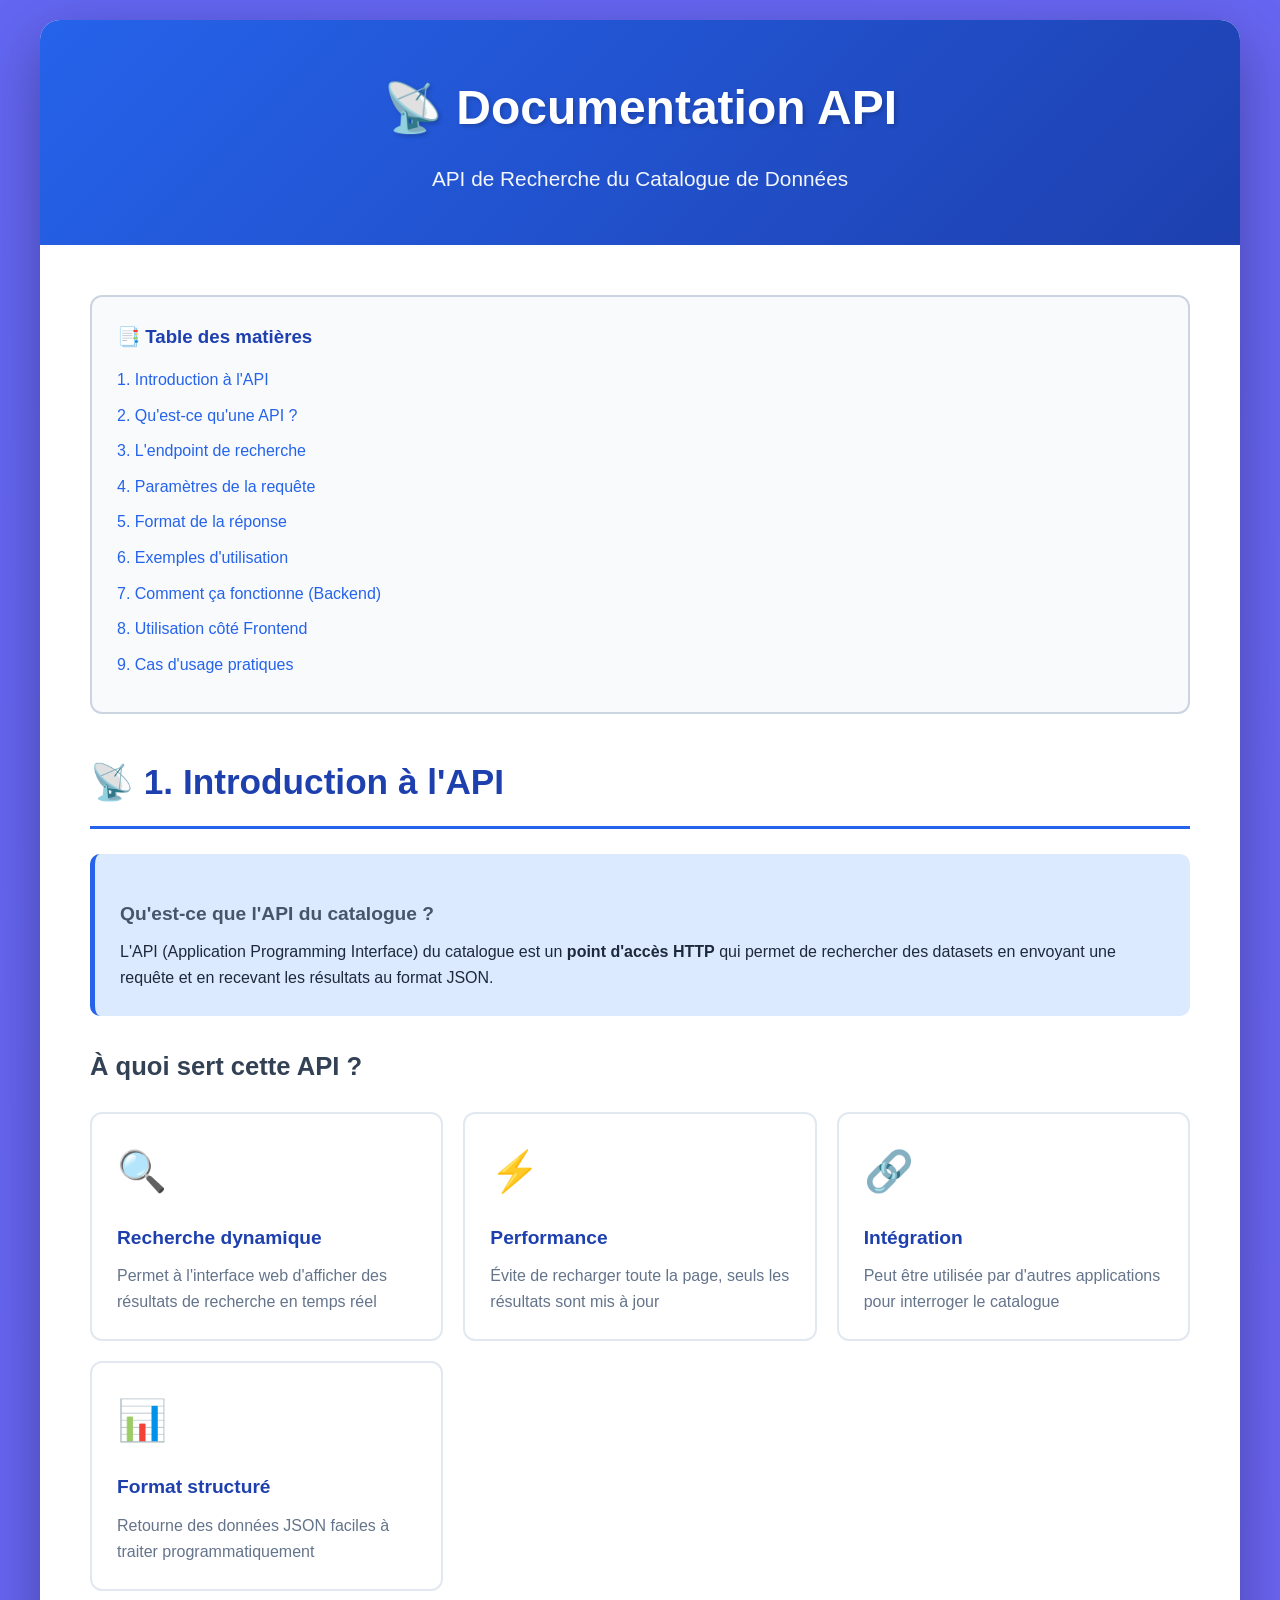
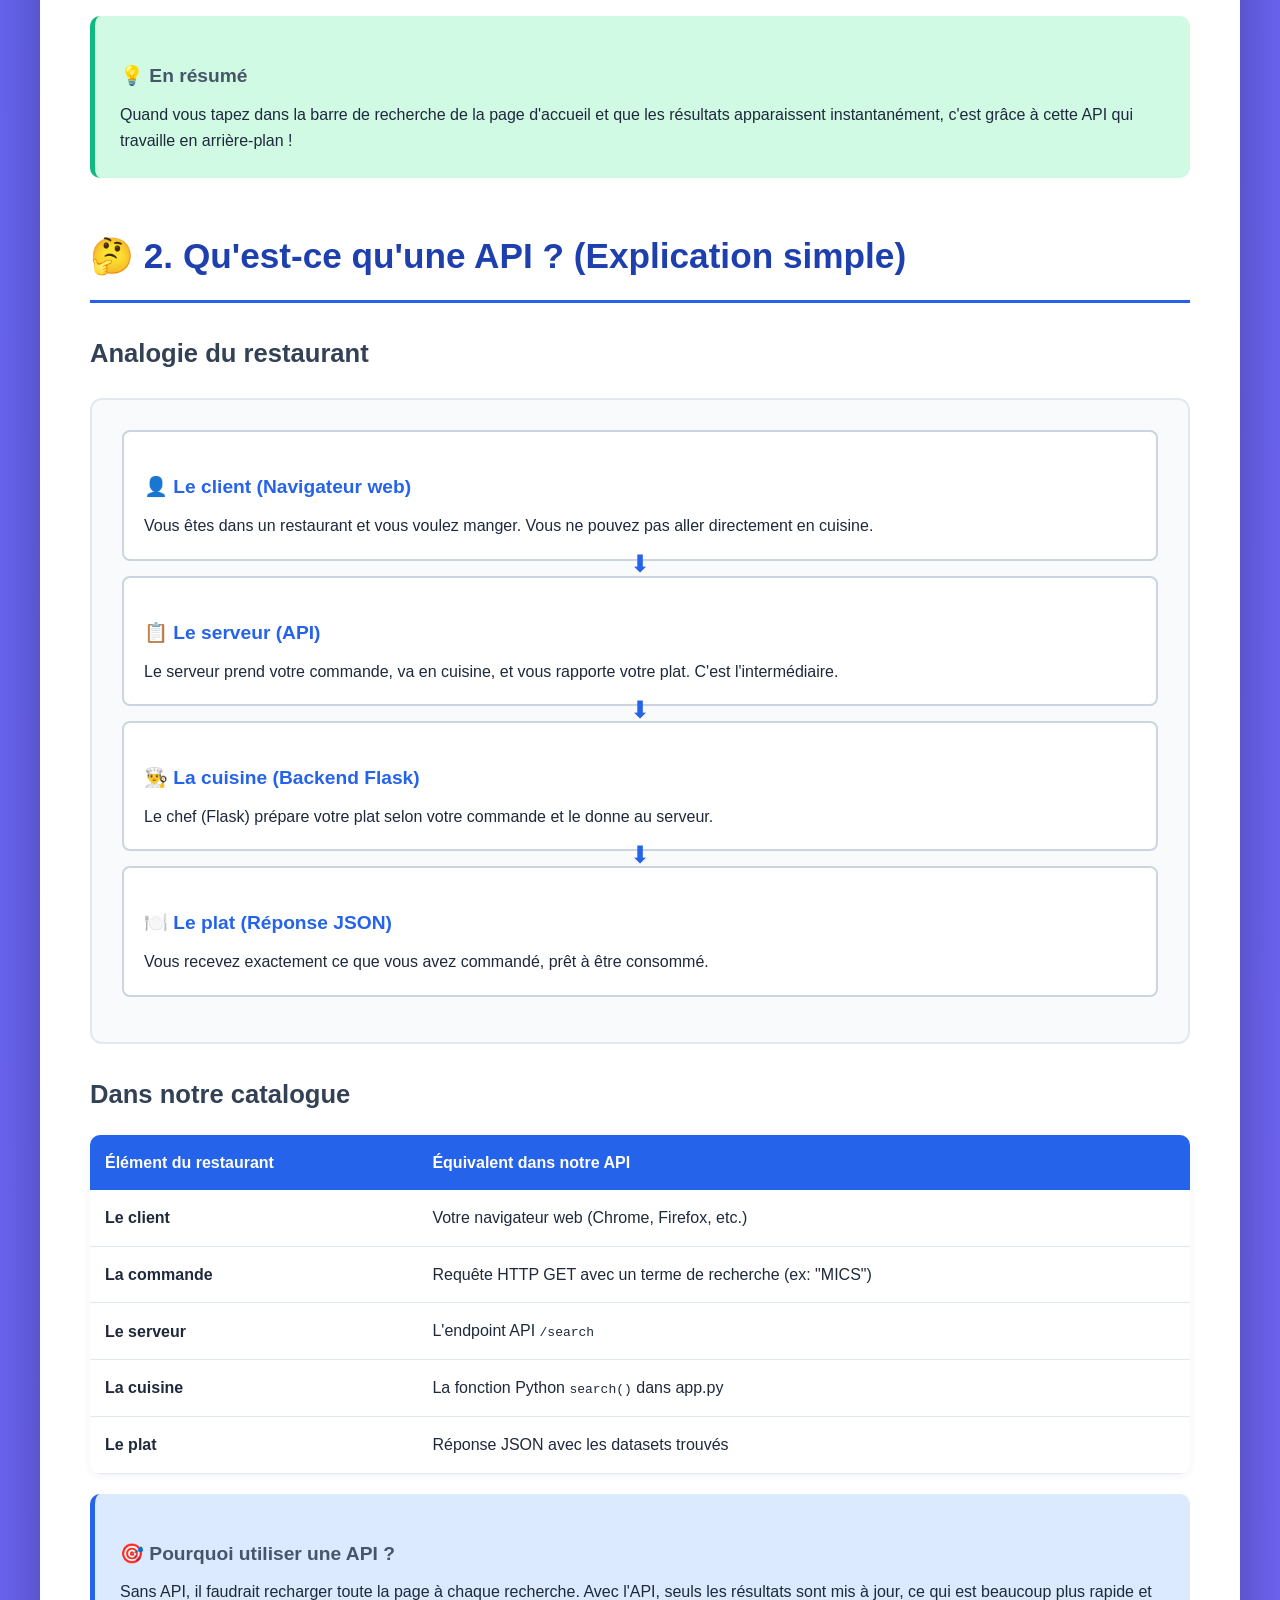
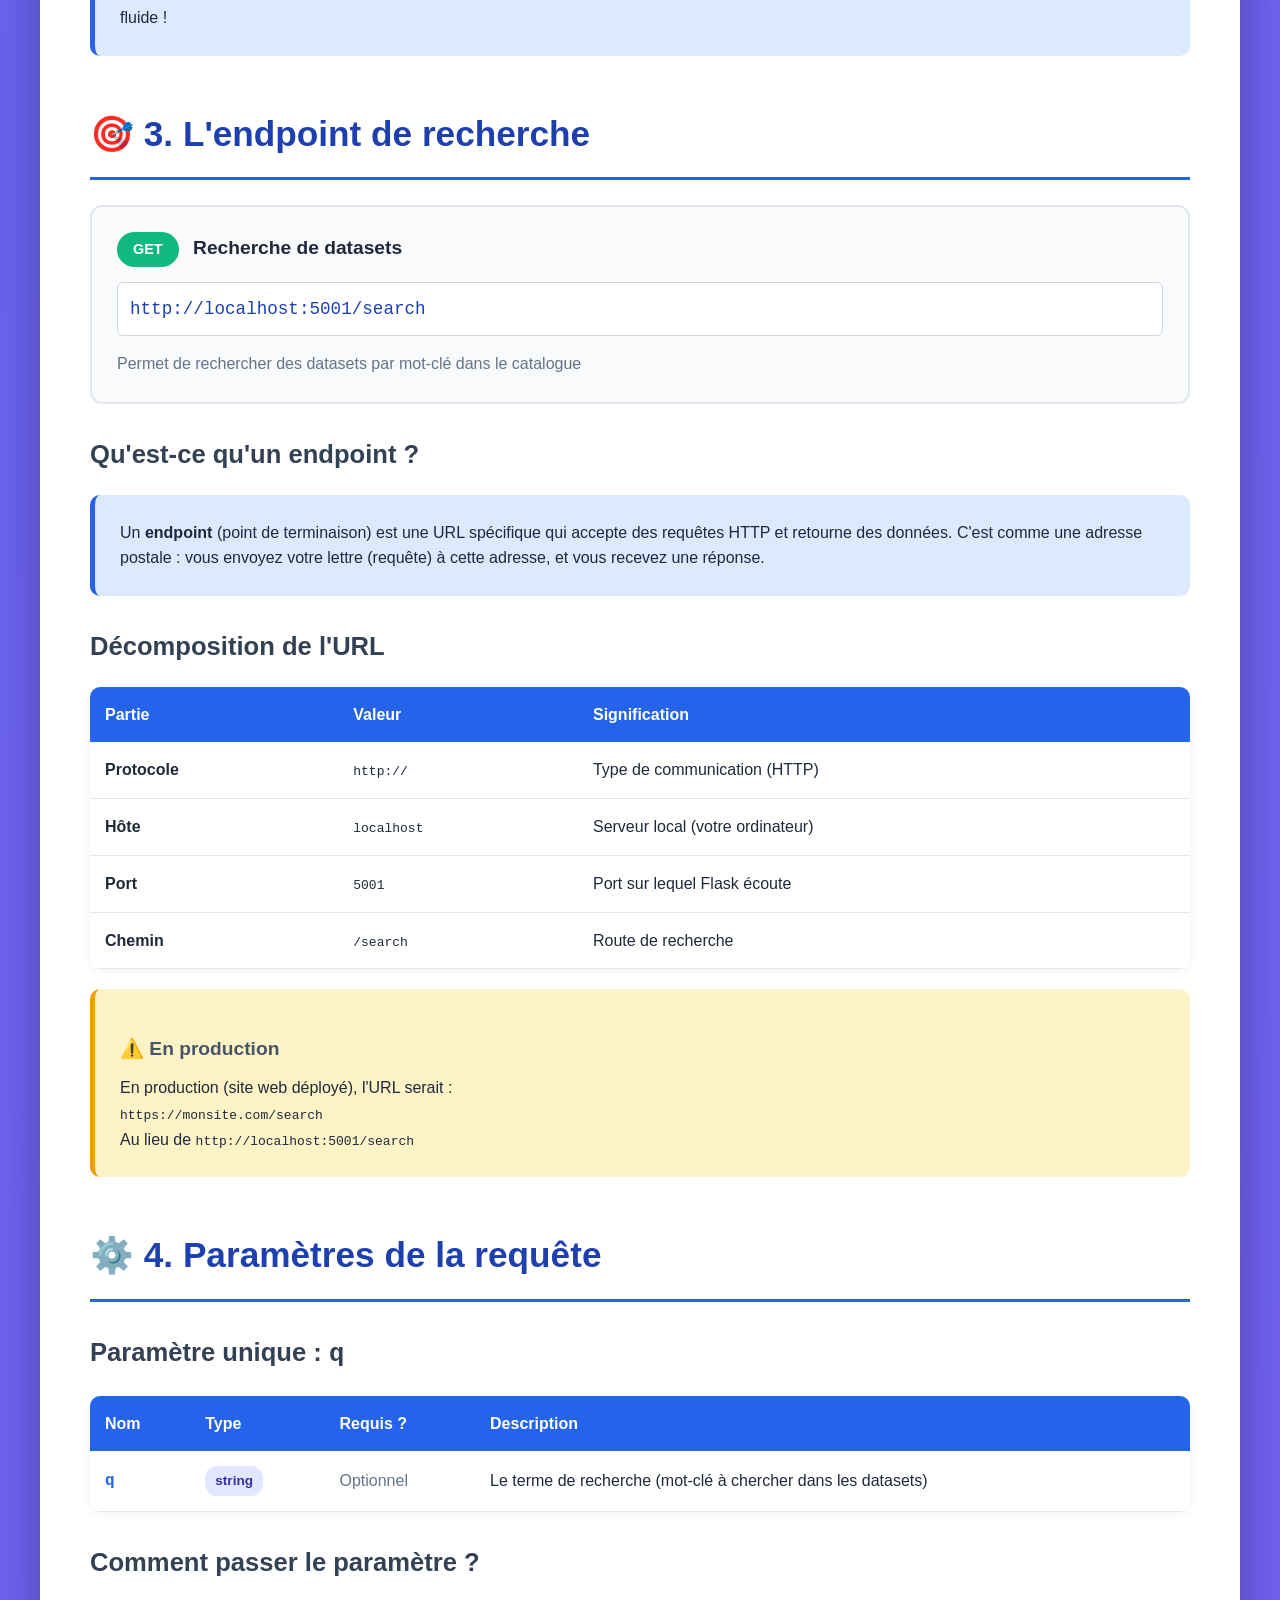
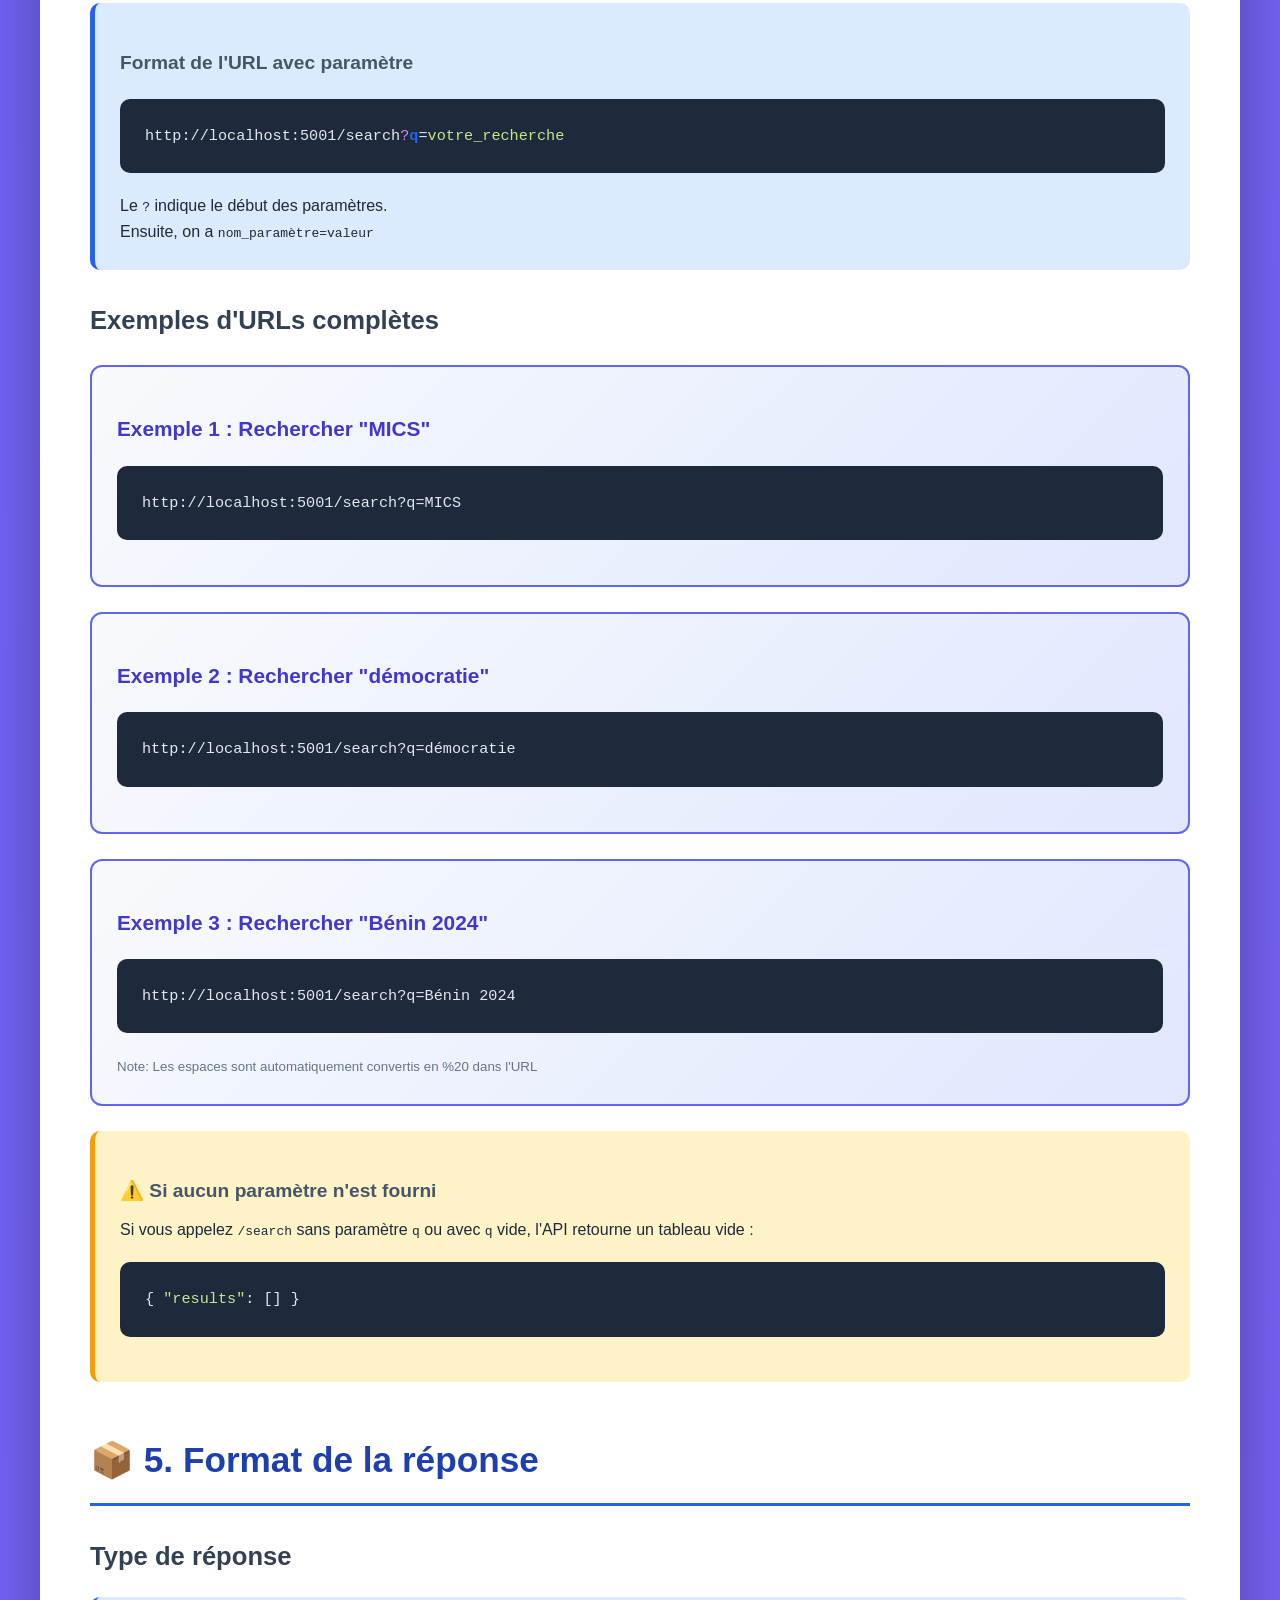
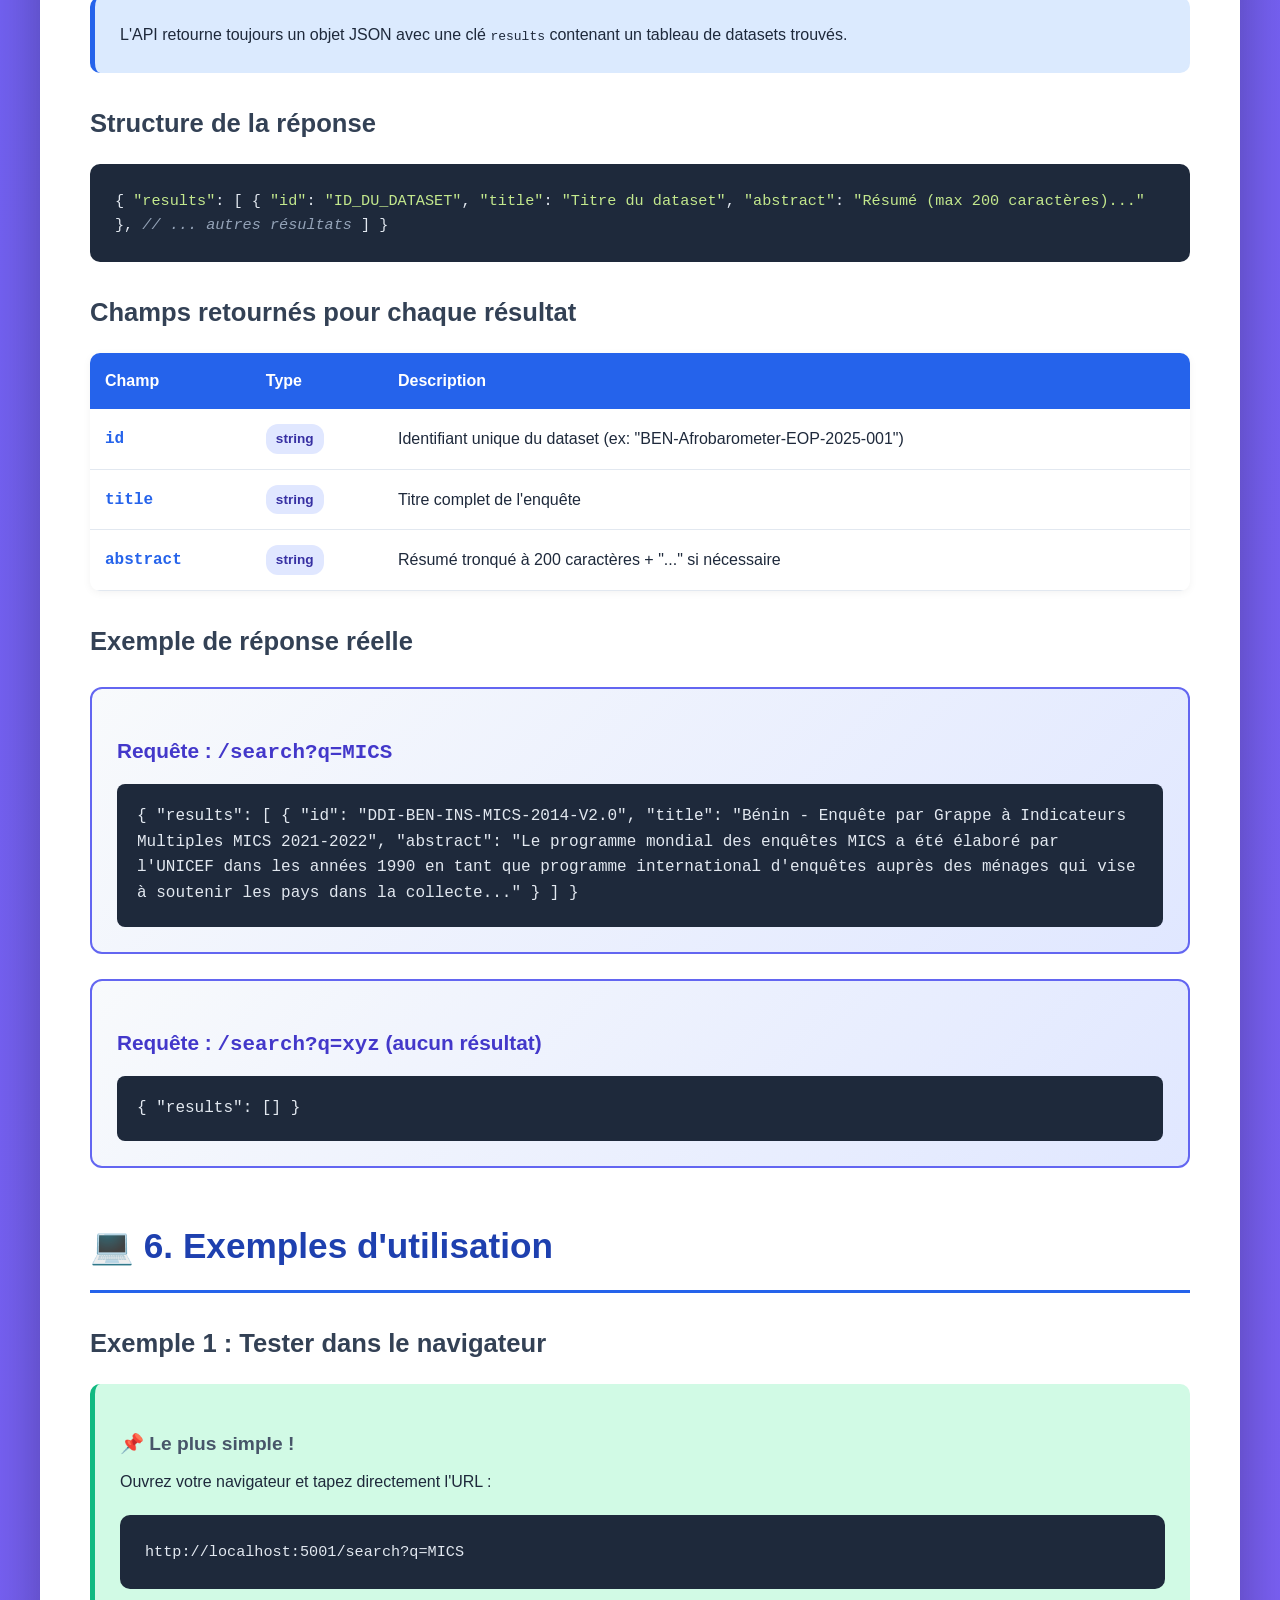
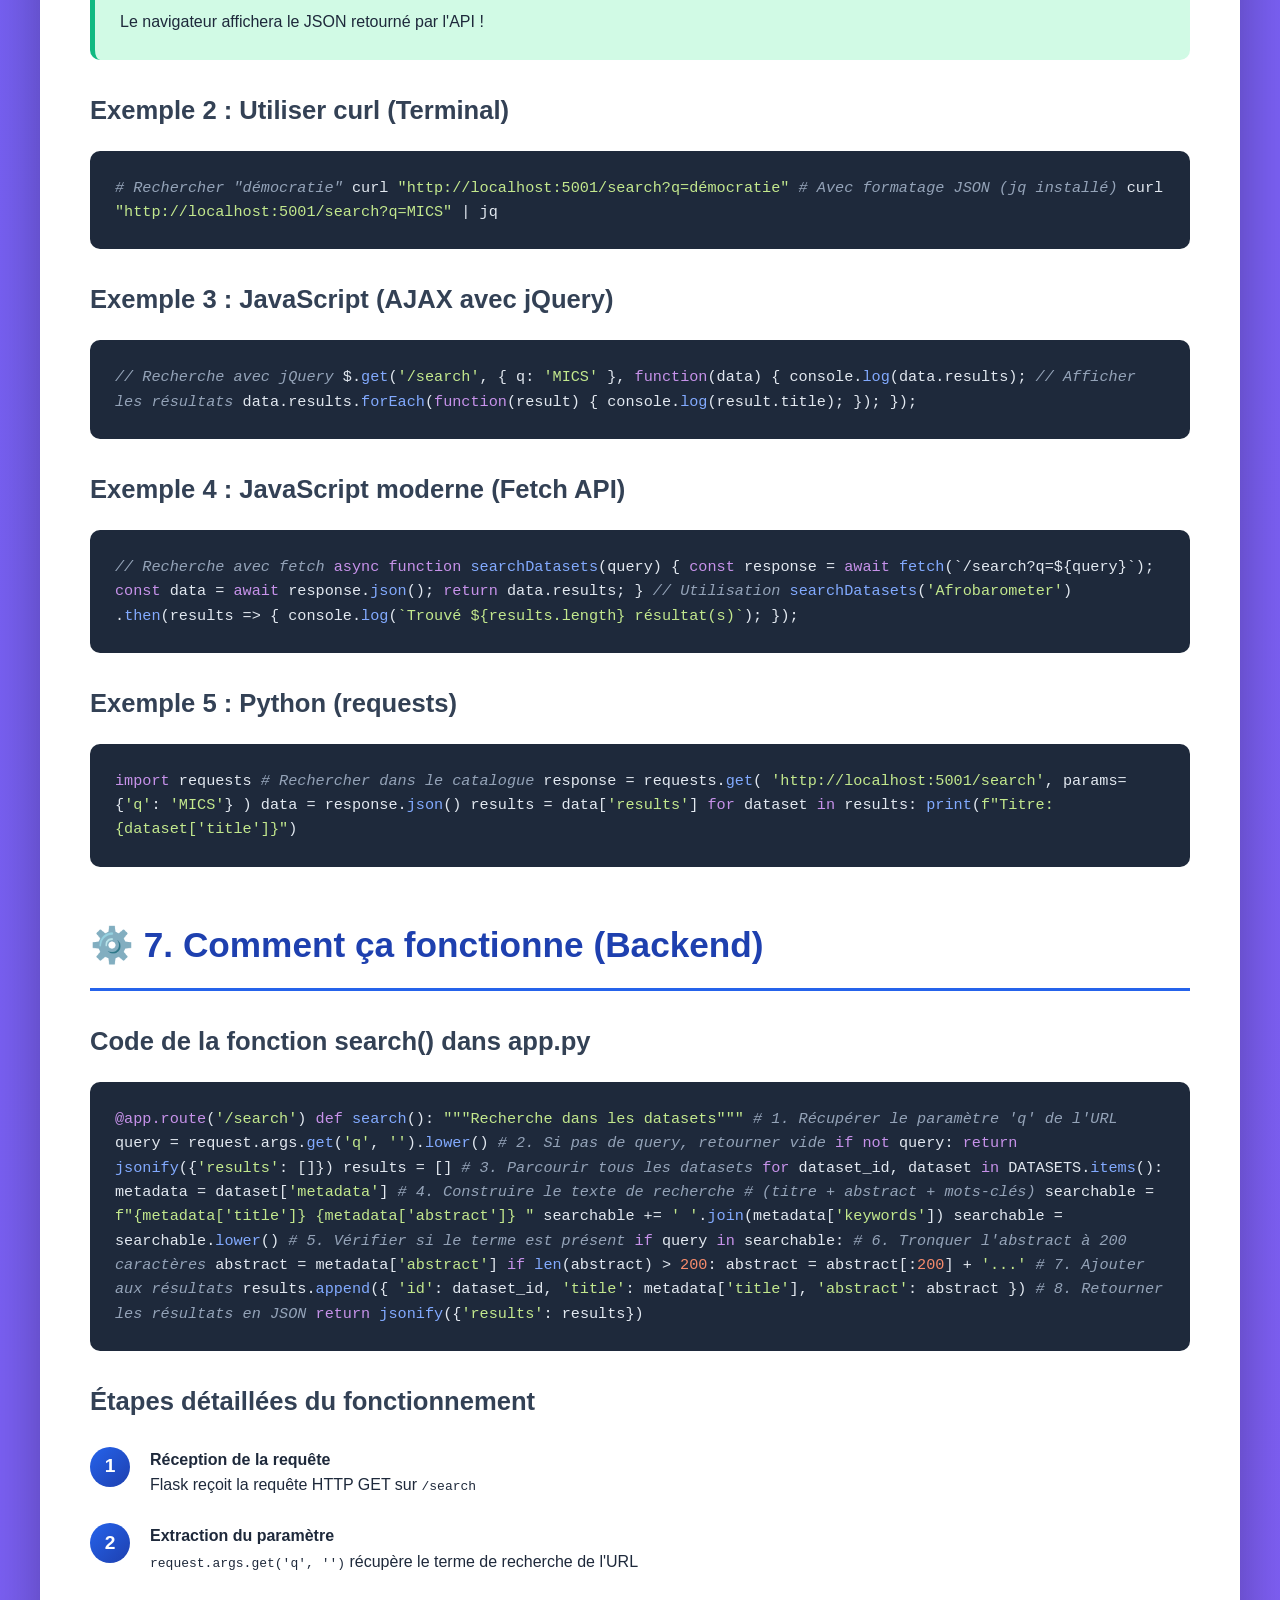
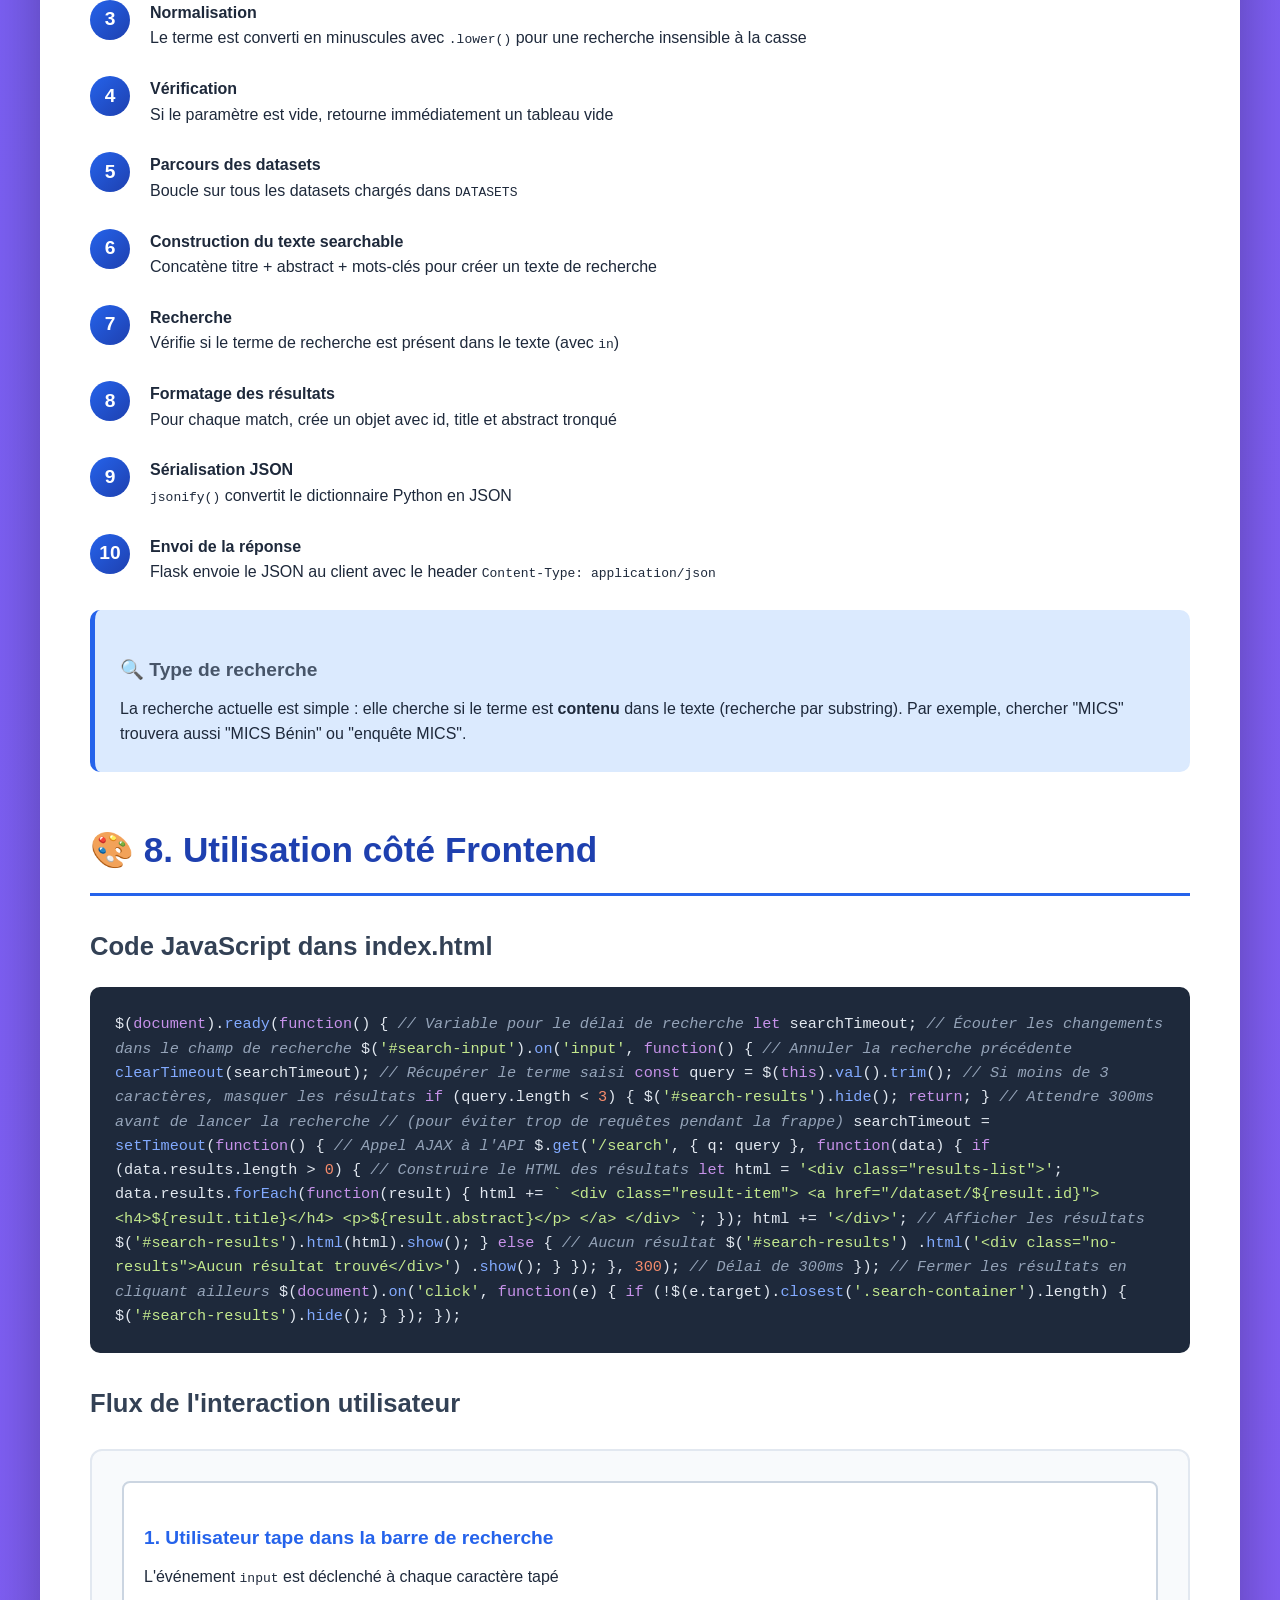
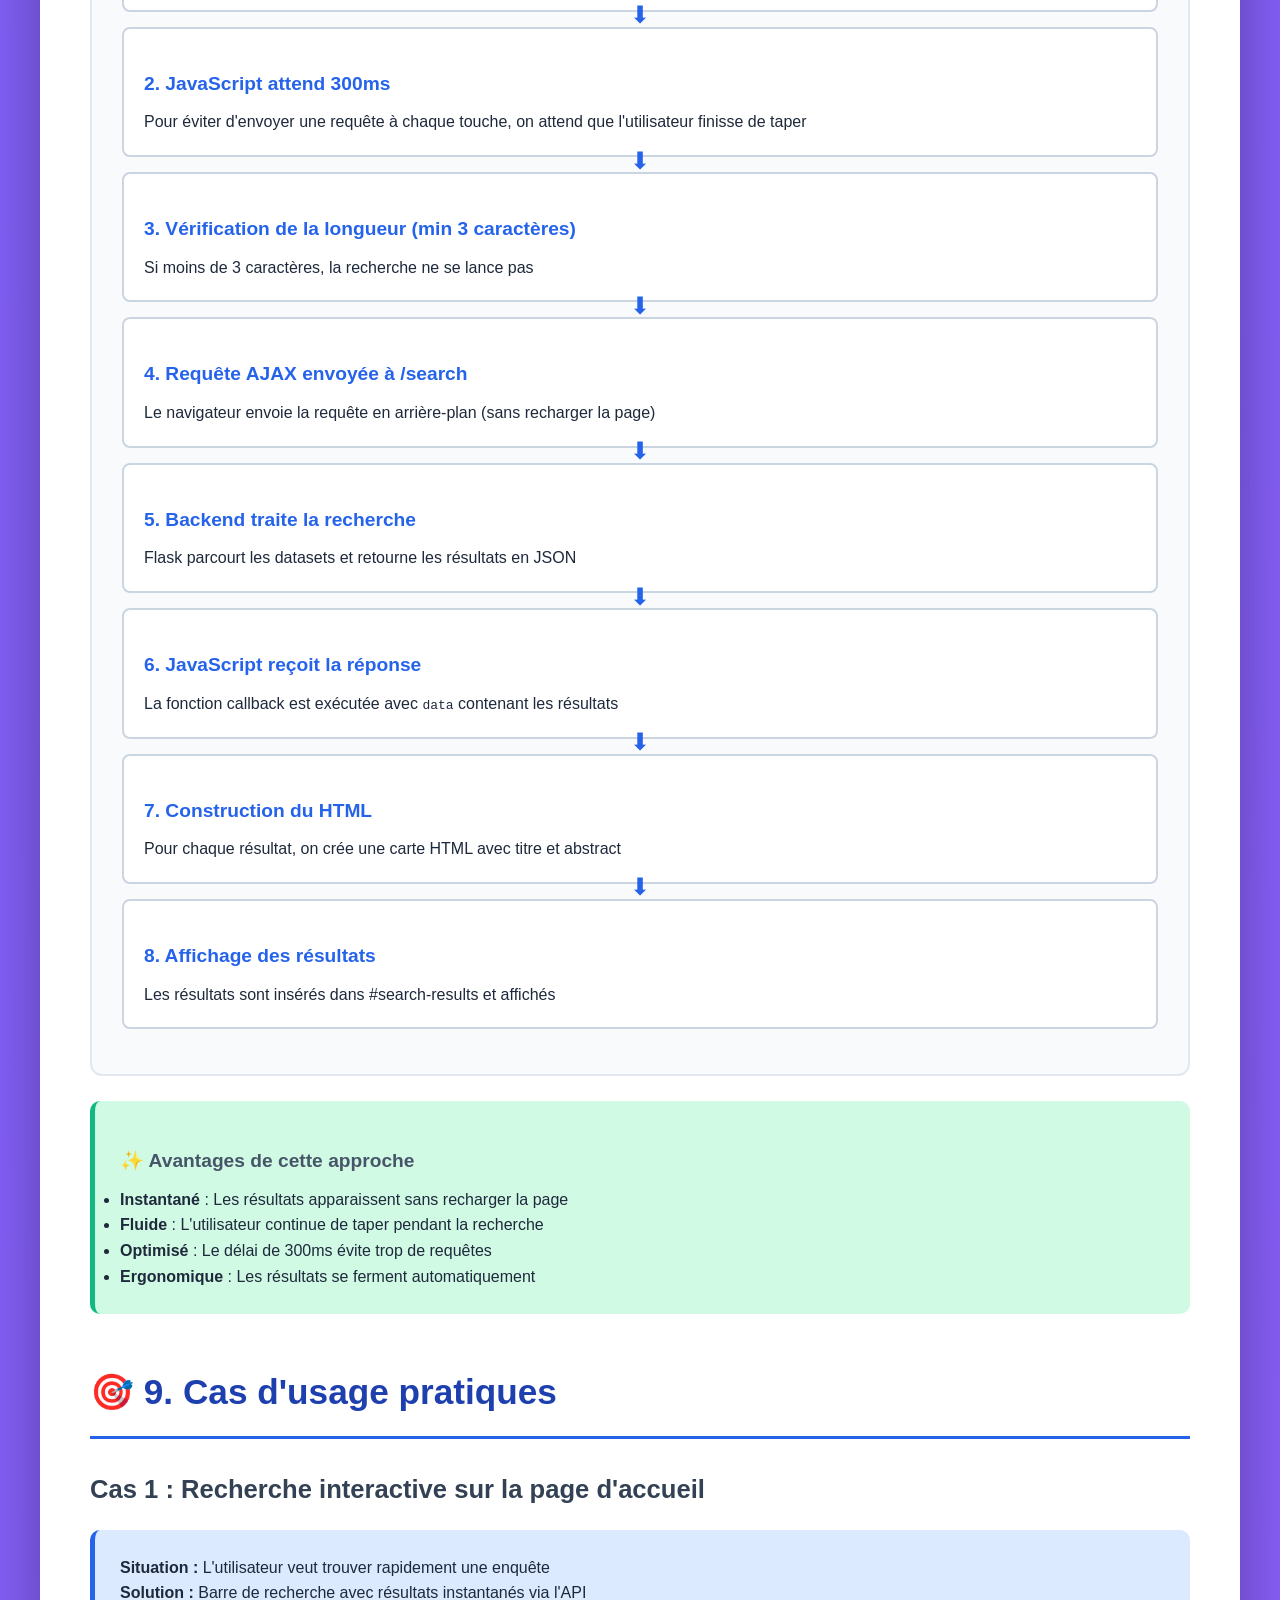
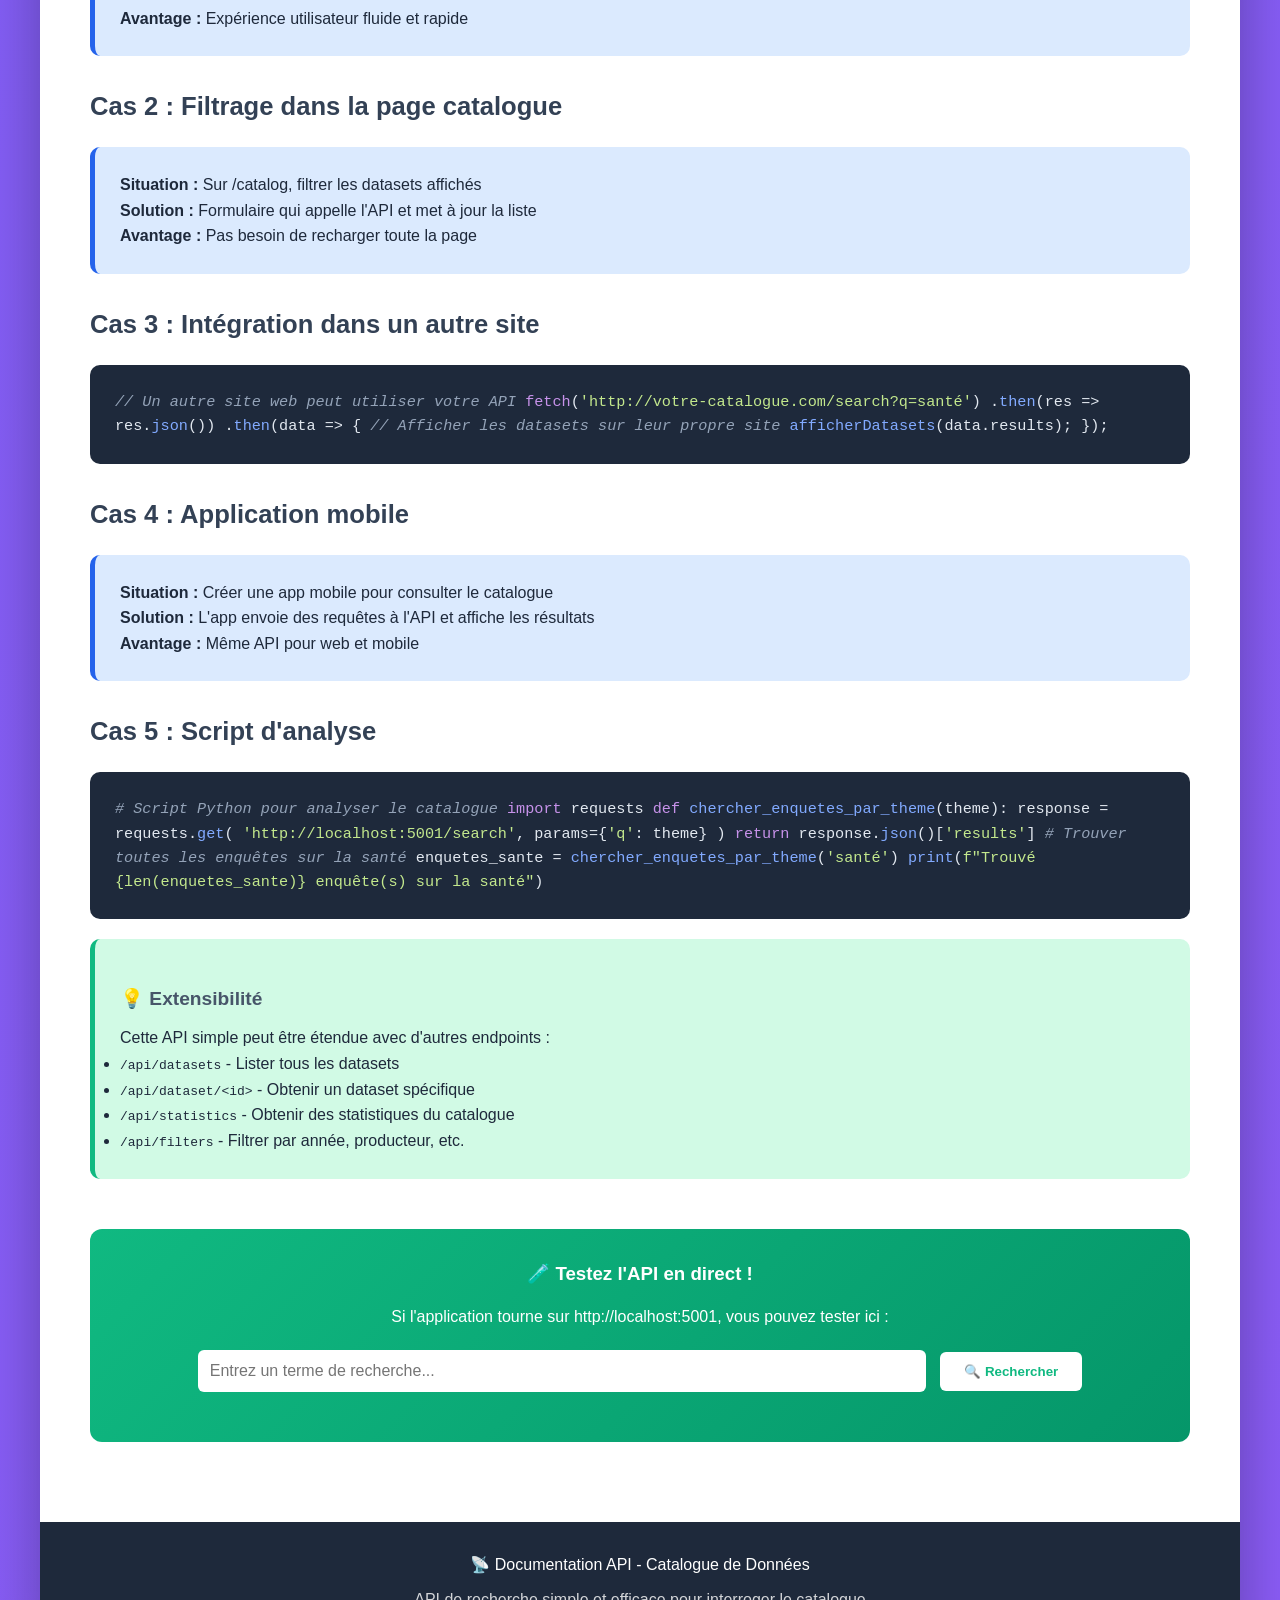
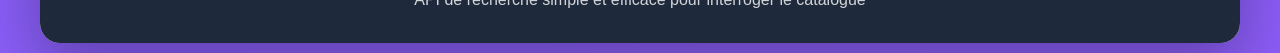
<file: DOCUMENTATION_API.html>
<!DOCTYPE html>
<html lang="fr">
<head>
    <meta charset="UTF-8">
    <meta name="viewport" content="width=device-width, initial-scale=1.0">
    <title>Documentation API - Catalogue de Données</title>
    <style>
        * {
            margin: 0;
            padding: 0;
            box-sizing: border-box;
        }

        body {
            font-family: 'Segoe UI', Tahoma, Geneva, Verdana, sans-serif;
            line-height: 1.6;
            color: #1e293b;
            background: linear-gradient(135deg, #6366f1 0%, #8b5cf6 100%);
            padding: 20px;
        }

        .container {
            max-width: 1200px;
            margin: 0 auto;
            background: white;
            border-radius: 20px;
            box-shadow: 0 20px 60px rgba(0,0,0,0.3);
            overflow: hidden;
        }

        .header {
            background: linear-gradient(135deg, #2563eb 0%, #1e40af 100%);
            color: white;
            padding: 50px 40px;
            text-align: center;
        }

        .header h1 {
            font-size: 3rem;
            margin-bottom: 15px;
            text-shadow: 2px 2px 4px rgba(0,0,0,0.2);
        }

        .header p {
            font-size: 1.3rem;
            opacity: 0.95;
        }

        .content {
            padding: 50px;
        }

        .section {
            margin-bottom: 50px;
        }

        .section h2 {
            font-size: 2.2rem;
            color: #1e40af;
            margin-bottom: 25px;
            padding-bottom: 15px;
            border-bottom: 3px solid #2563eb;
            display: flex;
            align-items: center;
            gap: 15px;
        }

        .section h3 {
            font-size: 1.6rem;
            color: #334155;
            margin: 30px 0 15px 0;
        }

        .section h4 {
            font-size: 1.2rem;
            color: #475569;
            margin: 20px 0 10px 0;
        }

        .info-box {
            background: #dbeafe;
            border-left: 5px solid #2563eb;
            padding: 25px;
            border-radius: 10px;
            margin: 20px 0;
        }

        .info-box.success {
            background: #d1fae5;
            border-left-color: #10b981;
        }

        .info-box.warning {
            background: #fef3c7;
            border-left-color: #f59e0b;
        }

        .info-box.danger {
            background: #fee2e2;
            border-left-color: #ef4444;
        }

        .endpoint-card {
            background: #f8fafc;
            border: 2px solid #e2e8f0;
            border-radius: 12px;
            padding: 25px;
            margin: 20px 0;
            transition: all 0.3s;
        }

        .endpoint-card:hover {
            border-color: #2563eb;
            box-shadow: 0 4px 12px rgba(37, 99, 235, 0.1);
        }

        .method-badge {
            display: inline-block;
            padding: 6px 16px;
            border-radius: 20px;
            font-weight: 700;
            font-size: 0.9rem;
            margin-right: 10px;
        }

        .method-get {
            background: #10b981;
            color: white;
        }

        .method-post {
            background: #3b82f6;
            color: white;
        }

        .endpoint-url {
            font-family: 'Courier New', monospace;
            font-size: 1.1rem;
            color: #1e40af;
            margin: 15px 0;
            padding: 12px;
            background: white;
            border-radius: 6px;
            border: 1px solid #cbd5e1;
        }

        .code-block {
            background: #1e293b;
            color: #e2e8f0;
            padding: 25px;
            border-radius: 10px;
            overflow-x: auto;
            margin: 20px 0;
            font-family: 'Courier New', monospace;
            font-size: 0.95rem;
            line-height: 1.6;
        }

        .code-block .comment {
            color: #94a3b8;
            font-style: italic;
        }

        .code-block .keyword {
            color: #c792ea;
        }

        .code-block .string {
            color: #c3e88d;
        }

        .code-block .function {
            color: #82aaff;
        }

        .code-block .number {
            color: #f78c6c;
        }

        table {
            width: 100%;
            border-collapse: collapse;
            margin: 20px 0;
            background: white;
            border-radius: 10px;
            overflow: hidden;
            box-shadow: 0 2px 8px rgba(0,0,0,0.05);
        }

        table th {
            background: #2563eb;
            color: white;
            padding: 15px;
            text-align: left;
            font-weight: 600;
        }

        table td {
            padding: 15px;
            border-bottom: 1px solid #e2e8f0;
        }

        table tr:hover {
            background: #f8fafc;
        }

        .param-name {
            font-family: 'Courier New', monospace;
            color: #2563eb;
            font-weight: 600;
        }

        .param-type {
            display: inline-block;
            padding: 4px 10px;
            background: #e0e7ff;
            color: #3730a3;
            border-radius: 12px;
            font-size: 0.85rem;
            font-weight: 600;
        }

        .required {
            color: #ef4444;
            font-weight: 600;
        }

        .optional {
            color: #64748b;
        }

        .example-box {
            background: linear-gradient(135deg, #f8fafc 0%, #e0e7ff 100%);
            border: 2px solid #6366f1;
            border-radius: 12px;
            padding: 25px;
            margin: 25px 0;
        }

        .example-box h4 {
            color: #4338ca;
            margin-bottom: 15px;
            font-size: 1.3rem;
        }

        .response-example {
            background: #1e293b;
            color: #e2e8f0;
            padding: 20px;
            border-radius: 8px;
            overflow-x: auto;
            font-family: 'Courier New', monospace;
            margin-top: 15px;
        }

        .step-by-step {
            counter-reset: step-counter;
            list-style: none;
            margin: 25px 0;
        }

        .step-by-step li {
            counter-increment: step-counter;
            margin-bottom: 25px;
            padding-left: 60px;
            position: relative;
        }

        .step-by-step li::before {
            content: counter(step-counter);
            position: absolute;
            left: 0;
            top: 0;
            width: 40px;
            height: 40px;
            background: linear-gradient(135deg, #2563eb 0%, #1e40af 100%);
            color: white;
            border-radius: 50%;
            display: flex;
            align-items: center;
            justify-content: center;
            font-weight: 700;
            font-size: 1.2rem;
        }

        .flow-diagram {
            background: #f8fafc;
            border: 2px solid #e2e8f0;
            border-radius: 12px;
            padding: 30px;
            margin: 25px 0;
        }

        .flow-step {
            background: white;
            border: 2px solid #cbd5e1;
            border-radius: 8px;
            padding: 20px;
            margin-bottom: 15px;
            position: relative;
        }

        .flow-step::after {
            content: '⬇';
            position: absolute;
            bottom: -25px;
            left: 50%;
            transform: translateX(-50%);
            font-size: 1.5rem;
            color: #2563eb;
        }

        .flow-step:last-child::after {
            display: none;
        }

        .flow-step h4 {
            color: #2563eb;
            margin-bottom: 10px;
        }

        .highlight {
            background: #fef3c7;
            padding: 2px 8px;
            border-radius: 4px;
            font-weight: 600;
        }

        .feature-grid {
            display: grid;
            grid-template-columns: repeat(auto-fit, minmax(280px, 1fr));
            gap: 20px;
            margin: 25px 0;
        }

        .feature-card {
            background: white;
            border: 2px solid #e2e8f0;
            border-radius: 12px;
            padding: 25px;
            transition: all 0.3s;
        }

        .feature-card:hover {
            border-color: #2563eb;
            transform: translateY(-5px);
            box-shadow: 0 10px 20px rgba(0,0,0,0.1);
        }

        .feature-card .icon {
            font-size: 2.5rem;
            margin-bottom: 15px;
        }

        .feature-card h4 {
            color: #1e40af;
            margin-bottom: 10px;
        }

        .feature-card p {
            color: #64748b;
        }

        .toc {
            background: #f8fafc;
            border: 2px solid #cbd5e1;
            border-radius: 12px;
            padding: 25px;
            margin-bottom: 40px;
        }

        .toc h3 {
            color: #1e40af;
            margin-bottom: 15px;
        }

        .toc ul {
            list-style: none;
        }

        .toc li {
            margin-bottom: 10px;
        }

        .toc a {
            color: #2563eb;
            text-decoration: none;
            font-weight: 500;
            transition: color 0.3s;
        }

        .toc a:hover {
            color: #1e40af;
            text-decoration: underline;
        }

        .footer {
            background: #1e293b;
            color: white;
            padding: 30px;
            text-align: center;
        }

        .copy-btn {
            background: #10b981;
            color: white;
            border: none;
            padding: 8px 16px;
            border-radius: 6px;
            cursor: pointer;
            font-weight: 600;
            font-size: 0.9rem;
            margin-left: 10px;
            transition: background 0.3s;
        }

        .copy-btn:hover {
            background: #059669;
        }

        .live-demo {
            background: linear-gradient(135deg, #10b981 0%, #059669 100%);
            color: white;
            padding: 30px;
            border-radius: 12px;
            margin: 30px 0;
            text-align: center;
        }

        .live-demo h3 {
            color: white;
            margin-bottom: 15px;
        }

        .live-demo input {
            width: 70%;
            padding: 12px;
            border: none;
            border-radius: 6px;
            font-size: 1rem;
            margin-right: 10px;
        }

        .live-demo button {
            padding: 12px 24px;
            background: white;
            color: #10b981;
            border: none;
            border-radius: 6px;
            font-weight: 700;
            cursor: pointer;
        }

        .live-demo button:hover {
            background: #f0fdf4;
        }
    </style>
</head>
<body>
    <div class="container">
        <div class="header">
            <h1>📡 Documentation API</h1>
            <p>API de Recherche du Catalogue de Données</p>
        </div>

        <div class="content">
            <!-- TABLE DES MATIÈRES -->
            <div class="toc">
                <h3>📑 Table des matières</h3>
                <ul>
                    <li><a href="#introduction">1. Introduction à l'API</a></li>
                    <li><a href="#quest-ce-que">2. Qu'est-ce qu'une API ?</a></li>
                    <li><a href="#endpoint">3. L'endpoint de recherche</a></li>
                    <li><a href="#parametres">4. Paramètres de la requête</a></li>
                    <li><a href="#reponse">5. Format de la réponse</a></li>
                    <li><a href="#exemples">6. Exemples d'utilisation</a></li>
                    <li><a href="#fonctionnement">7. Comment ça fonctionne (Backend)</a></li>
                    <li><a href="#frontend">8. Utilisation côté Frontend</a></li>
                    <li><a href="#cas-usage">9. Cas d'usage pratiques</a></li>
                </ul>
            </div>

            <!-- SECTION 1: INTRODUCTION -->
            <div class="section" id="introduction">
                <h2>📡 1. Introduction à l'API</h2>

                <div class="info-box">
                    <h4>Qu'est-ce que l'API du catalogue ?</h4>
                    <p>
                        L'API (Application Programming Interface) du catalogue est un <strong>point d'accès HTTP</strong> 
                        qui permet de rechercher des datasets en envoyant une requête et en recevant les résultats 
                        au format JSON.
                    </p>
                </div>

                <h3>À quoi sert cette API ?</h3>
                <div class="feature-grid">
                    <div class="feature-card">
                        <div class="icon">🔍</div>
                        <h4>Recherche dynamique</h4>
                        <p>Permet à l'interface web d'afficher des résultats de recherche en temps réel</p>
                    </div>
                    <div class="feature-card">
                        <div class="icon">⚡</div>
                        <h4>Performance</h4>
                        <p>Évite de recharger toute la page, seuls les résultats sont mis à jour</p>
                    </div>
                    <div class="feature-card">
                        <div class="icon">🔗</div>
                        <h4>Intégration</h4>
                        <p>Peut être utilisée par d'autres applications pour interroger le catalogue</p>
                    </div>
                    <div class="feature-card">
                        <div class="icon">📊</div>
                        <h4>Format structuré</h4>
                        <p>Retourne des données JSON faciles à traiter programmatiquement</p>
                    </div>
                </div>

                <div class="info-box success">
                    <h4>💡 En résumé</h4>
                    <p>
                        Quand vous tapez dans la barre de recherche de la page d'accueil et que les résultats 
                        apparaissent instantanément, c'est grâce à cette API qui travaille en arrière-plan !
                    </p>
                </div>
            </div>

            <!-- SECTION 2: QU'EST-CE QU'UNE API -->
            <div class="section" id="quest-ce-que">
                <h2>🤔 2. Qu'est-ce qu'une API ? (Explication simple)</h2>

                <h3>Analogie du restaurant</h3>
                <div class="flow-diagram">
                    <div class="flow-step">
                        <h4>👤 Le client (Navigateur web)</h4>
                        <p>Vous êtes dans un restaurant et vous voulez manger. Vous ne pouvez pas aller directement en cuisine.</p>
                    </div>
                    <div class="flow-step">
                        <h4>📋 Le serveur (API)</h4>
                        <p>Le serveur prend votre commande, va en cuisine, et vous rapporte votre plat. C'est l'intermédiaire.</p>
                    </div>
                    <div class="flow-step">
                        <h4>👨‍🍳 La cuisine (Backend Flask)</h4>
                        <p>Le chef (Flask) prépare votre plat selon votre commande et le donne au serveur.</p>
                    </div>
                    <div class="flow-step">
                        <h4>🍽️ Le plat (Réponse JSON)</h4>
                        <p>Vous recevez exactement ce que vous avez commandé, prêt à être consommé.</p>
                    </div>
                </div>

                <h3>Dans notre catalogue</h3>
                <table>
                    <thead>
                        <tr>
                            <th>Élément du restaurant</th>
                            <th>Équivalent dans notre API</th>
                        </tr>
                    </thead>
                    <tbody>
                        <tr>
                            <td><strong>Le client</strong></td>
                            <td>Votre navigateur web (Chrome, Firefox, etc.)</td>
                        </tr>
                        <tr>
                            <td><strong>La commande</strong></td>
                            <td>Requête HTTP GET avec un terme de recherche (ex: "MICS")</td>
                        </tr>
                        <tr>
                            <td><strong>Le serveur</strong></td>
                            <td>L'endpoint API <code>/search</code></td>
                        </tr>
                        <tr>
                            <td><strong>La cuisine</strong></td>
                            <td>La fonction Python <code>search()</code> dans app.py</td>
                        </tr>
                        <tr>
                            <td><strong>Le plat</strong></td>
                            <td>Réponse JSON avec les datasets trouvés</td>
                        </tr>
                    </tbody>
                </table>

                <div class="info-box">
                    <h4>🎯 Pourquoi utiliser une API ?</h4>
                    <p>
                        Sans API, il faudrait recharger toute la page à chaque recherche. Avec l'API, 
                        seuls les résultats sont mis à jour, ce qui est beaucoup plus rapide et fluide !
                    </p>
                </div>
            </div>

            <!-- SECTION 3: L'ENDPOINT -->
            <div class="section" id="endpoint">
                <h2>🎯 3. L'endpoint de recherche</h2>

                <div class="endpoint-card">
                    <div>
                        <span class="method-badge method-get">GET</span>
                        <strong style="font-size: 1.2rem;">Recherche de datasets</strong>
                    </div>
                    <div class="endpoint-url">
                        http://localhost:5001/search
                    </div>
                    <p style="margin-top: 15px; color: #64748b;">
                        Permet de rechercher des datasets par mot-clé dans le catalogue
                    </p>
                </div>

                <h3>Qu'est-ce qu'un endpoint ?</h3>
                <div class="info-box">
                    <p>
                        Un <strong>endpoint</strong> (point de terminaison) est une URL spécifique qui accepte 
                        des requêtes HTTP et retourne des données. C'est comme une adresse postale : 
                        vous envoyez votre lettre (requête) à cette adresse, et vous recevez une réponse.
                    </p>
                </div>

                <h3>Décomposition de l'URL</h3>
                <table>
                    <thead>
                        <tr>
                            <th>Partie</th>
                            <th>Valeur</th>
                            <th>Signification</th>
                        </tr>
                    </thead>
                    <tbody>
                        <tr>
                            <td><strong>Protocole</strong></td>
                            <td><code>http://</code></td>
                            <td>Type de communication (HTTP)</td>
                        </tr>
                        <tr>
                            <td><strong>Hôte</strong></td>
                            <td><code>localhost</code></td>
                            <td>Serveur local (votre ordinateur)</td>
                        </tr>
                        <tr>
                            <td><strong>Port</strong></td>
                            <td><code>5001</code></td>
                            <td>Port sur lequel Flask écoute</td>
                        </tr>
                        <tr>
                            <td><strong>Chemin</strong></td>
                            <td><code>/search</code></td>
                            <td>Route de recherche</td>
                        </tr>
                    </tbody>
                </table>

                <div class="info-box warning">
                    <h4>⚠️ En production</h4>
                    <p>
                        En production (site web déployé), l'URL serait :
                        <br><code>https://monsite.com/search</code>
                        <br>Au lieu de <code>http://localhost:5001/search</code>
                    </p>
                </div>
            </div>

            <!-- SECTION 4: PARAMÈTRES -->
            <div class="section" id="parametres">
                <h2>⚙️ 4. Paramètres de la requête</h2>

                <h3>Paramètre unique : <code>q</code></h3>
                <table>
                    <thead>
                        <tr>
                            <th>Nom</th>
                            <th>Type</th>
                            <th>Requis ?</th>
                            <th>Description</th>
                        </tr>
                    </thead>
                    <tbody>
                        <tr>
                            <td><span class="param-name">q</span></td>
                            <td><span class="param-type">string</span></td>
                            <td><span class="optional">Optionnel</span></td>
                            <td>Le terme de recherche (mot-clé à chercher dans les datasets)</td>
                        </tr>
                    </tbody>
                </table>

                <h3>Comment passer le paramètre ?</h3>
                <div class="info-box">
                    <h4>Format de l'URL avec paramètre</h4>
                    <div class="code-block">
http://localhost:5001/search<span class="keyword">?</span><span class="param-name">q</span>=<span class="string">votre_recherche</span>
                    </div>
                    <p style="margin-top: 15px;">
                        Le <code>?</code> indique le début des paramètres.<br>
                        Ensuite, on a <code>nom_paramètre=valeur</code>
                    </p>
                </div>

                <h3>Exemples d'URLs complètes</h3>
                <div class="example-box">
                    <h4>Exemple 1 : Rechercher "MICS"</h4>
                    <div class="code-block">
http://localhost:5001/search?q=MICS
                    </div>
                </div>

                <div class="example-box">
                    <h4>Exemple 2 : Rechercher "démocratie"</h4>
                    <div class="code-block">
http://localhost:5001/search?q=démocratie
                    </div>
                </div>

                <div class="example-box">
                    <h4>Exemple 3 : Rechercher "Bénin 2024"</h4>
                    <div class="code-block">
http://localhost:5001/search?q=Bénin 2024
                    </div>
                    <p style="color: #64748b; margin-top: 10px;">
                        <small>Note: Les espaces sont automatiquement convertis en %20 dans l'URL</small>
                    </p>
                </div>

                <div class="info-box warning">
                    <h4>⚠️ Si aucun paramètre n'est fourni</h4>
                    <p>
                        Si vous appelez <code>/search</code> sans paramètre <code>q</code> ou avec 
                        <code>q</code> vide, l'API retourne un tableau vide :
                    </p>
                    <div class="code-block">
{ <span class="string">"results"</span>: [] }
                    </div>
                </div>
            </div>

            <!-- SECTION 5: RÉPONSE -->
            <div class="section" id="reponse">
                <h2>📦 5. Format de la réponse</h2>

                <h3>Type de réponse</h3>
                <div class="info-box">
                    <p>
                        L'API retourne toujours un objet JSON avec une clé <code>results</code> 
                        contenant un tableau de datasets trouvés.
                    </p>
                </div>

                <h3>Structure de la réponse</h3>
                <div class="code-block">
{
  <span class="string">"results"</span>: [
    {
      <span class="string">"id"</span>: <span class="string">"ID_DU_DATASET"</span>,
      <span class="string">"title"</span>: <span class="string">"Titre du dataset"</span>,
      <span class="string">"abstract"</span>: <span class="string">"Résumé (max 200 caractères)..."</span>
    },
    <span class="comment">// ... autres résultats</span>
  ]
}
                </div>

                <h3>Champs retournés pour chaque résultat</h3>
                <table>
                    <thead>
                        <tr>
                            <th>Champ</th>
                            <th>Type</th>
                            <th>Description</th>
                        </tr>
                    </thead>
                    <tbody>
                        <tr>
                            <td><span class="param-name">id</span></td>
                            <td><span class="param-type">string</span></td>
                            <td>Identifiant unique du dataset (ex: "BEN-Afrobarometer-EOP-2025-001")</td>
                        </tr>
                        <tr>
                            <td><span class="param-name">title</span></td>
                            <td><span class="param-type">string</span></td>
                            <td>Titre complet de l'enquête</td>
                        </tr>
                        <tr>
                            <td><span class="param-name">abstract</span></td>
                            <td><span class="param-type">string</span></td>
                            <td>Résumé tronqué à 200 caractères + "..." si nécessaire</td>
                        </tr>
                    </tbody>
                </table>

                <h3>Exemple de réponse réelle</h3>
                <div class="example-box">
                    <h4>Requête : <code>/search?q=MICS</code></h4>
                    <div class="response-example">
{
  <span class="string">"results"</span>: [
    {
      <span class="string">"id"</span>: <span class="string">"DDI-BEN-INS-MICS-2014-V2.0"</span>,
      <span class="string">"title"</span>: <span class="string">"Bénin - Enquête par Grappe à Indicateurs Multiples MICS 2021-2022"</span>,
      <span class="string">"abstract"</span>: <span class="string">"Le programme mondial des enquêtes MICS a été élaboré par l'UNICEF dans les années 1990 en tant que programme international d'enquêtes auprès des ménages qui vise à soutenir les pays dans la collecte..."</span>
    }
  ]
}
                    </div>
                </div>

                <div class="example-box">
                    <h4>Requête : <code>/search?q=xyz</code> (aucun résultat)</h4>
                    <div class="response-example">
{
  <span class="string">"results"</span>: []
}
                    </div>
                </div>
            </div>

            <!-- SECTION 6: EXEMPLES -->
            <div class="section" id="exemples">
                <h2>💻 6. Exemples d'utilisation</h2>

                <h3>Exemple 1 : Tester dans le navigateur</h3>
                <div class="info-box success">
                    <h4>📌 Le plus simple !</h4>
                    <p>
                        Ouvrez votre navigateur et tapez directement l'URL :
                    </p>
                    <div class="code-block">
http://localhost:5001/search?q=MICS
                    </div>
                    <p style="margin-top: 15px;">
                        Le navigateur affichera le JSON retourné par l'API !
                    </p>
                </div>

                <h3>Exemple 2 : Utiliser curl (Terminal)</h3>
                <div class="code-block">
<span class="comment"># Rechercher "démocratie"</span>
curl <span class="string">"http://localhost:5001/search?q=démocratie"</span>

<span class="comment"># Avec formatage JSON (jq installé)</span>
curl <span class="string">"http://localhost:5001/search?q=MICS"</span> | jq
                </div>

                <h3>Exemple 3 : JavaScript (AJAX avec jQuery)</h3>
                <div class="code-block">
<span class="comment">// Recherche avec jQuery</span>
$.<span class="function">get</span>(<span class="string">'/search'</span>, { q: <span class="string">'MICS'</span> }, <span class="keyword">function</span>(data) {
    console.<span class="function">log</span>(data.results);
    <span class="comment">// Afficher les résultats</span>
    data.results.<span class="function">forEach</span>(<span class="keyword">function</span>(result) {
        console.<span class="function">log</span>(result.title);
    });
});
                </div>

                <h3>Exemple 4 : JavaScript moderne (Fetch API)</h3>
                <div class="code-block">
<span class="comment">// Recherche avec fetch</span>
<span class="keyword">async function</span> <span class="function">searchDatasets</span>(query) {
    <span class="keyword">const</span> response = <span class="keyword">await</span> <span class="function">fetch</span>(`/search?q=${query}`);
    <span class="keyword">const</span> data = <span class="keyword">await</span> response.<span class="function">json</span>();
    
    <span class="keyword">return</span> data.results;
}

<span class="comment">// Utilisation</span>
<span class="function">searchDatasets</span>(<span class="string">'Afrobarometer'</span>)
    .<span class="function">then</span>(results => {
        console.<span class="function">log</span>(<span class="string">`Trouvé ${results.length} résultat(s)`</span>);
    });
                </div>

                <h3>Exemple 5 : Python (requests)</h3>
                <div class="code-block">
<span class="keyword">import</span> requests

<span class="comment"># Rechercher dans le catalogue</span>
response = requests.<span class="function">get</span>(
    <span class="string">'http://localhost:5001/search'</span>,
    params={<span class="string">'q'</span>: <span class="string">'MICS'</span>}
)

data = response.<span class="function">json</span>()
results = data[<span class="string">'results'</span>]

<span class="keyword">for</span> dataset <span class="keyword">in</span> results:
    <span class="function">print</span>(<span class="string">f"Titre: {dataset['title']}"</span>)
                </div>
            </div>

            <!-- SECTION 7: FONCTIONNEMENT BACKEND -->
            <div class="section" id="fonctionnement">
                <h2>⚙️ 7. Comment ça fonctionne (Backend)</h2>

                <h3>Code de la fonction search() dans app.py</h3>
                <div class="code-block">
<span class="keyword">@app.route</span>(<span class="string">'/search'</span>)
<span class="keyword">def</span> <span class="function">search</span>():
    <span class="string">"""Recherche dans les datasets"""</span>
    <span class="comment"># 1. Récupérer le paramètre 'q' de l'URL</span>
    query = request.args.<span class="function">get</span>(<span class="string">'q'</span>, <span class="string">''</span>).<span class="function">lower</span>()
    
    <span class="comment"># 2. Si pas de query, retourner vide</span>
    <span class="keyword">if not</span> query:
        <span class="keyword">return</span> <span class="function">jsonify</span>({<span class="string">'results'</span>: []})
    
    results = []
    
    <span class="comment"># 3. Parcourir tous les datasets</span>
    <span class="keyword">for</span> dataset_id, dataset <span class="keyword">in</span> DATASETS.<span class="function">items</span>():
        metadata = dataset[<span class="string">'metadata'</span>]
        
        <span class="comment"># 4. Construire le texte de recherche</span>
        <span class="comment">#    (titre + abstract + mots-clés)</span>
        searchable = <span class="string">f"{metadata['title']} {metadata['abstract']} "</span>
        searchable += <span class="string">' '</span>.<span class="function">join</span>(metadata[<span class="string">'keywords'</span>])
        searchable = searchable.<span class="function">lower</span>()
        
        <span class="comment"># 5. Vérifier si le terme est présent</span>
        <span class="keyword">if</span> query <span class="keyword">in</span> searchable:
            <span class="comment"># 6. Tronquer l'abstract à 200 caractères</span>
            abstract = metadata[<span class="string">'abstract'</span>]
            <span class="keyword">if</span> <span class="function">len</span>(abstract) > <span class="number">200</span>:
                abstract = abstract[:<span class="number">200</span>] + <span class="string">'...'</span>
            
            <span class="comment"># 7. Ajouter aux résultats</span>
            results.<span class="function">append</span>({
                <span class="string">'id'</span>: dataset_id,
                <span class="string">'title'</span>: metadata[<span class="string">'title'</span>],
                <span class="string">'abstract'</span>: abstract
            })
    
    <span class="comment"># 8. Retourner les résultats en JSON</span>
    <span class="keyword">return</span> <span class="function">jsonify</span>({<span class="string">'results'</span>: results})
                </div>

                <h3>Étapes détaillées du fonctionnement</h3>
                <ol class="step-by-step">
                    <li>
                        <strong>Réception de la requête</strong>
                        <p>Flask reçoit la requête HTTP GET sur <code>/search</code></p>
                    </li>
                    <li>
                        <strong>Extraction du paramètre</strong>
                        <p><code>request.args.get('q', '')</code> récupère le terme de recherche de l'URL</p>
                    </li>
                    <li>
                        <strong>Normalisation</strong>
                        <p>Le terme est converti en minuscules avec <code>.lower()</code> pour une recherche insensible à la casse</p>
                    </li>
                    <li>
                        <strong>Vérification</strong>
                        <p>Si le paramètre est vide, retourne immédiatement un tableau vide</p>
                    </li>
                    <li>
                        <strong>Parcours des datasets</strong>
                        <p>Boucle sur tous les datasets chargés dans <code>DATASETS</code></p>
                    </li>
                    <li>
                        <strong>Construction du texte searchable</strong>
                        <p>Concatène titre + abstract + mots-clés pour créer un texte de recherche</p>
                    </li>
                    <li>
                        <strong>Recherche</strong>
                        <p>Vérifie si le terme de recherche est présent dans le texte (avec <code>in</code>)</p>
                    </li>
                    <li>
                        <strong>Formatage des résultats</strong>
                        <p>Pour chaque match, crée un objet avec id, title et abstract tronqué</p>
                    </li>
                    <li>
                        <strong>Sérialisation JSON</strong>
                        <p><code>jsonify()</code> convertit le dictionnaire Python en JSON</p>
                    </li>
                    <li>
                        <strong>Envoi de la réponse</strong>
                        <p>Flask envoie le JSON au client avec le header <code>Content-Type: application/json</code></p>
                    </li>
                </ol>

                <div class="info-box">
                    <h4>🔍 Type de recherche</h4>
                    <p>
                        La recherche actuelle est simple : elle cherche si le terme est <strong>contenu</strong> 
                        dans le texte (recherche par substring). Par exemple, chercher "MICS" trouvera aussi 
                        "MICS Bénin" ou "enquête MICS".
                    </p>
                </div>
            </div>

            <!-- SECTION 8: FRONTEND -->
            <div class="section" id="frontend">
                <h2>🎨 8. Utilisation côté Frontend</h2>

                <h3>Code JavaScript dans index.html</h3>
                <div class="code-block">
$(<span class="keyword">document</span>).<span class="function">ready</span>(<span class="keyword">function</span>() {
    <span class="comment">// Variable pour le délai de recherche</span>
    <span class="keyword">let</span> searchTimeout;
    
    <span class="comment">// Écouter les changements dans le champ de recherche</span>
    $(<span class="string">'#search-input'</span>).<span class="function">on</span>(<span class="string">'input'</span>, <span class="keyword">function</span>() {
        <span class="comment">// Annuler la recherche précédente</span>
        <span class="function">clearTimeout</span>(searchTimeout);
        
        <span class="comment">// Récupérer le terme saisi</span>
        <span class="keyword">const</span> query = $(<span class="keyword">this</span>).<span class="function">val</span>().<span class="function">trim</span>();
        
        <span class="comment">// Si moins de 3 caractères, masquer les résultats</span>
        <span class="keyword">if</span> (query.length < <span class="number">3</span>) {
            $(<span class="string">'#search-results'</span>).<span class="function">hide</span>();
            <span class="keyword">return</span>;
        }
        
        <span class="comment">// Attendre 300ms avant de lancer la recherche</span>
        <span class="comment">// (pour éviter trop de requêtes pendant la frappe)</span>
        searchTimeout = <span class="function">setTimeout</span>(<span class="keyword">function</span>() {
            <span class="comment">// Appel AJAX à l'API</span>
            $.<span class="function">get</span>(<span class="string">'/search'</span>, { q: query }, <span class="keyword">function</span>(data) {
                <span class="keyword">if</span> (data.results.length > <span class="number">0</span>) {
                    <span class="comment">// Construire le HTML des résultats</span>
                    <span class="keyword">let</span> html = <span class="string">'&lt;div class="results-list"&gt;'</span>;
                    
                    data.results.<span class="function">forEach</span>(<span class="keyword">function</span>(result) {
                        html += <span class="string">`
                            &lt;div class="result-item"&gt;
                                &lt;a href="/dataset/${result.id}"&gt;
                                    &lt;h4&gt;${result.title}&lt;/h4&gt;
                                    &lt;p&gt;${result.abstract}&lt;/p&gt;
                                &lt;/a&gt;
                            &lt;/div&gt;
                        `</span>;
                    });
                    
                    html += <span class="string">'&lt;/div&gt;'</span>;
                    
                    <span class="comment">// Afficher les résultats</span>
                    $(<span class="string">'#search-results'</span>).<span class="function">html</span>(html).<span class="function">show</span>();
                } <span class="keyword">else</span> {
                    <span class="comment">// Aucun résultat</span>
                    $(<span class="string">'#search-results'</span>)
                        .<span class="function">html</span>(<span class="string">'&lt;div class="no-results"&gt;Aucun résultat trouvé&lt;/div&gt;'</span>)
                        .<span class="function">show</span>();
                }
            });
        }, <span class="number">300</span>); <span class="comment">// Délai de 300ms</span>
    });
    
    <span class="comment">// Fermer les résultats en cliquant ailleurs</span>
    $(<span class="keyword">document</span>).<span class="function">on</span>(<span class="string">'click'</span>, <span class="keyword">function</span>(e) {
        <span class="keyword">if</span> (!$(e.target).<span class="function">closest</span>(<span class="string">'.search-container'</span>).length) {
            $(<span class="string">'#search-results'</span>).<span class="function">hide</span>();
        }
    });
});
                </div>

                <h3>Flux de l'interaction utilisateur</h3>
                <div class="flow-diagram">
                    <div class="flow-step">
                        <h4>1. Utilisateur tape dans la barre de recherche</h4>
                        <p>L'événement <code>input</code> est déclenché à chaque caractère tapé</p>
                    </div>
                    <div class="flow-step">
                        <h4>2. JavaScript attend 300ms</h4>
                        <p>Pour éviter d'envoyer une requête à chaque touche, on attend que l'utilisateur finisse de taper</p>
                    </div>
                    <div class="flow-step">
                        <h4>3. Vérification de la longueur (min 3 caractères)</h4>
                        <p>Si moins de 3 caractères, la recherche ne se lance pas</p>
                    </div>
                    <div class="flow-step">
                        <h4>4. Requête AJAX envoyée à /search</h4>
                        <p>Le navigateur envoie la requête en arrière-plan (sans recharger la page)</p>
                    </div>
                    <div class="flow-step">
                        <h4>5. Backend traite la recherche</h4>
                        <p>Flask parcourt les datasets et retourne les résultats en JSON</p>
                    </div>
                    <div class="flow-step">
                        <h4>6. JavaScript reçoit la réponse</h4>
                        <p>La fonction callback est exécutée avec <code>data</code> contenant les résultats</p>
                    </div>
                    <div class="flow-step">
                        <h4>7. Construction du HTML</h4>
                        <p>Pour chaque résultat, on crée une carte HTML avec titre et abstract</p>
                    </div>
                    <div class="flow-step">
                        <h4>8. Affichage des résultats</h4>
                        <p>Les résultats sont insérés dans #search-results et affichés</p>
                    </div>
                </div>

                <div class="info-box success">
                    <h4>✨ Avantages de cette approche</h4>
                    <ul>
                        <li><strong>Instantané</strong> : Les résultats apparaissent sans recharger la page</li>
                        <li><strong>Fluide</strong> : L'utilisateur continue de taper pendant la recherche</li>
                        <li><strong>Optimisé</strong> : Le délai de 300ms évite trop de requêtes</li>
                        <li><strong>Ergonomique</strong> : Les résultats se ferment automatiquement</li>
                    </ul>
                </div>
            </div>

            <!-- SECTION 9: CAS D'USAGE -->
            <div class="section" id="cas-usage">
                <h2>🎯 9. Cas d'usage pratiques</h2>

                <h3>Cas 1 : Recherche interactive sur la page d'accueil</h3>
                <div class="info-box">
                    <p><strong>Situation :</strong> L'utilisateur veut trouver rapidement une enquête</p>
                    <p><strong>Solution :</strong> Barre de recherche avec résultats instantanés via l'API</p>
                    <p><strong>Avantage :</strong> Expérience utilisateur fluide et rapide</p>
                </div>

                <h3>Cas 2 : Filtrage dans la page catalogue</h3>
                <div class="info-box">
                    <p><strong>Situation :</strong> Sur /catalog, filtrer les datasets affichés</p>
                    <p><strong>Solution :</strong> Formulaire qui appelle l'API et met à jour la liste</p>
                    <p><strong>Avantage :</strong> Pas besoin de recharger toute la page</p>
                </div>

                <h3>Cas 3 : Intégration dans un autre site</h3>
                <div class="code-block">
<span class="comment">// Un autre site web peut utiliser votre API</span>
<span class="keyword">fetch</span>(<span class="string">'http://votre-catalogue.com/search?q=santé'</span>)
    .<span class="function">then</span>(res => res.<span class="function">json</span>())
    .<span class="function">then</span>(data => {
        <span class="comment">// Afficher les datasets sur leur propre site</span>
        <span class="function">afficherDatasets</span>(data.results);
    });
                </div>

                <h3>Cas 4 : Application mobile</h3>
                <div class="info-box">
                    <p><strong>Situation :</strong> Créer une app mobile pour consulter le catalogue</p>
                    <p><strong>Solution :</strong> L'app envoie des requêtes à l'API et affiche les résultats</p>
                    <p><strong>Avantage :</strong> Même API pour web et mobile</p>
                </div>

                <h3>Cas 5 : Script d'analyse</h3>
                <div class="code-block">
<span class="comment"># Script Python pour analyser le catalogue</span>
<span class="keyword">import</span> requests

<span class="keyword">def</span> <span class="function">chercher_enquetes_par_theme</span>(theme):
    response = requests.<span class="function">get</span>(
        <span class="string">'http://localhost:5001/search'</span>,
        params={<span class="string">'q'</span>: theme}
    )
    <span class="keyword">return</span> response.<span class="function">json</span>()[<span class="string">'results'</span>]

<span class="comment"># Trouver toutes les enquêtes sur la santé</span>
enquetes_sante = <span class="function">chercher_enquetes_par_theme</span>(<span class="string">'santé'</span>)
<span class="function">print</span>(<span class="string">f"Trouvé {len(enquetes_sante)} enquête(s) sur la santé"</span>)
                </div>

                <div class="info-box success">
                    <h4>💡 Extensibilité</h4>
                    <p>
                        Cette API simple peut être étendue avec d'autres endpoints :
                    </p>
                    <ul>
                        <li><code>/api/datasets</code> - Lister tous les datasets</li>
                        <li><code>/api/dataset/&lt;id&gt;</code> - Obtenir un dataset spécifique</li>
                        <li><code>/api/statistics</code> - Obtenir des statistiques du catalogue</li>
                        <li><code>/api/filters</code> - Filtrer par année, producteur, etc.</li>
                    </ul>
                </div>
            </div>

            <!-- BONUS : DÉMO LIVE -->
            <div class="live-demo" id="demo-live">
                <h3>🧪 Testez l'API en direct !</h3>
                <p style="margin-bottom: 20px;">
                    Si l'application tourne sur http://localhost:5001, vous pouvez tester ici :
                </p>
                <input type="text" id="demo-query" placeholder="Entrez un terme de recherche...">
                <button onclick="testAPI()">🔍 Rechercher</button>
                <div id="demo-results" style="margin-top: 20px; color: white; text-align: left;"></div>
            </div>
        </div>

        <div class="footer">
            <p>📡 Documentation API - Catalogue de Données</p>
            <p style="margin-top: 10px; opacity: 0.8;">
                API de recherche simple et efficace pour interroger le catalogue
            </p>
        </div>
    </div>

    <script>
        function testAPI() {
            const query = document.getElementById('demo-query').value;
            const resultsDiv = document.getElementById('demo-results');
            
            if (!query) {
                resultsDiv.innerHTML = '<p style="color: #fef3c7;">⚠️ Veuillez entrer un terme de recherche</p>';
                return;
            }
            
            resultsDiv.innerHTML = '<p>⏳ Recherche en cours...</p>';
            
            fetch(`http://localhost:5001/search?q=${encodeURIComponent(query)}`)
                .then(response => response.json())
                .then(data => {
                    if (data.results.length > 0) {
                        let html = `<p style="font-weight: 600; margin-bottom: 10px;">✅ ${data.results.length} résultat(s) trouvé(s) :</p>`;
                        html += '<ul style="list-style: none; padding: 0;">';
                        data.results.forEach(result => {
                            html += `<li style="margin-bottom: 10px; padding: 10px; background: rgba(255,255,255,0.1); border-radius: 6px;">
                                <strong>${result.title}</strong><br>
                                <small>${result.abstract}</small>
                            </li>`;
                        });
                        html += '</ul>';
                        resultsDiv.innerHTML = html;
                    } else {
                        resultsDiv.innerHTML = '<p>❌ Aucun résultat trouvé</p>';
                    }
                })
                .catch(error => {
                    resultsDiv.innerHTML = `<p style="color: #fee2e2;">❌ Erreur : ${error.message}<br><small>Assurez-vous que l'application tourne sur http://localhost:5001</small></p>`;
                });
        }
    </script>
</body>
</html>
</file>
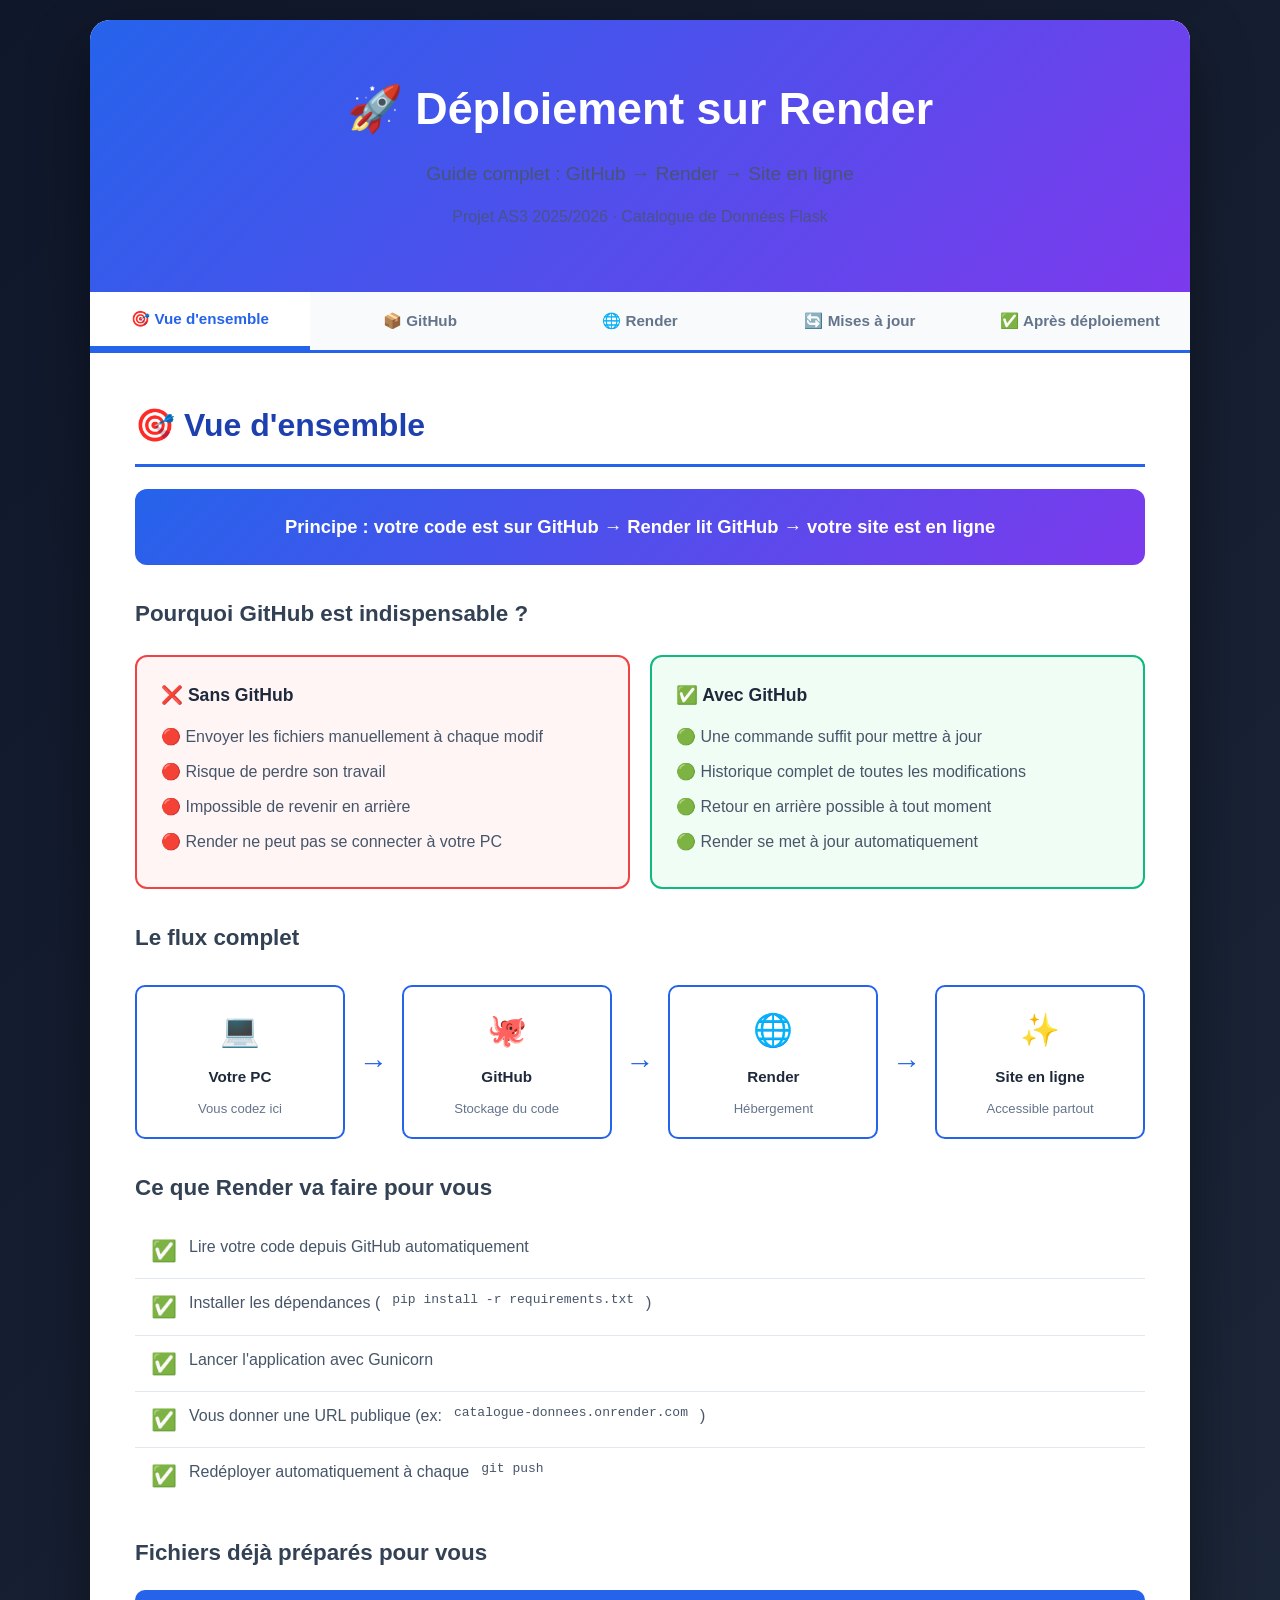
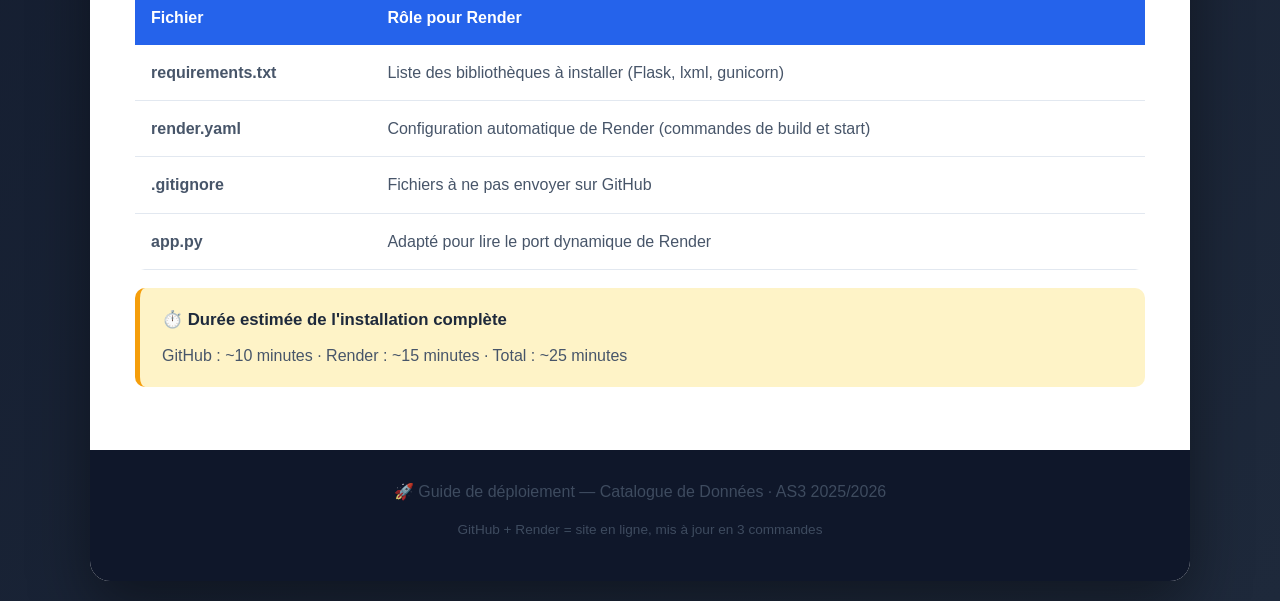
<file: GUIDE_DEPLOIEMENT_RENDER.html>
<!DOCTYPE html>
<html lang="fr">
<head>
    <meta charset="UTF-8">
    <meta name="viewport" content="width=device-width, initial-scale=1.0">
    <title>🚀 Guide Déploiement - Render</title>
    <style>
        * { margin: 0; padding: 0; box-sizing: border-box; }

        body {
            font-family: 'Segoe UI', Tahoma, sans-serif;
            background: linear-gradient(135deg, #0f172a 0%, #1e293b 100%);
            color: #1e293b;
            padding: 20px;
            line-height: 1.7;
        }

        .container {
            max-width: 1100px;
            margin: 0 auto;
            background: white;
            border-radius: 20px;
            overflow: hidden;
            box-shadow: 0 25px 60px rgba(0,0,0,0.4);
        }

        /* ── HEADER ── */
        .header {
            background: linear-gradient(135deg, #2563eb 0%, #7c3aed 100%);
            color: white;
            padding: 50px 40px;
            text-align: center;
        }
        .header h1 { font-size: 2.8rem; margin-bottom: 12px; }
        .header p  { font-size: 1.2rem; opacity: .9; }
        .header .subtitle { font-size: 1rem; opacity: .75; margin-top: 8px; }

        /* ── NAV ── */
        .nav {
            display: flex;
            overflow-x: auto;
            background: #f8fafc;
            border-bottom: 3px solid #2563eb;
        }
        .nav button {
            flex: 1;
            min-width: 130px;
            padding: 18px 12px;
            border: none;
            background: transparent;
            font-size: .95rem;
            font-weight: 600;
            color: #64748b;
            cursor: pointer;
            transition: all .3s;
            white-space: nowrap;
        }
        .nav button:hover  { background: #e0e7ff; color: #2563eb; }
        .nav button.active { background: white; color: #2563eb; border-bottom: 4px solid #2563eb; }

        /* ── CONTENT ── */
        .content { padding: 45px; }

        .tab { display: none; animation: fadeIn .4s ease; }
        .tab.active { display: block; }
        @keyframes fadeIn {
            from { opacity: 0; transform: translateY(15px); }
            to   { opacity: 1; transform: translateY(0); }
        }

        h2 { font-size: 2rem; color: #1e40af; margin-bottom: 20px; padding-bottom: 12px; border-bottom: 3px solid #2563eb; }
        h3 { font-size: 1.4rem; color: #334155; margin: 30px 0 14px; }
        p  { color: #475569; margin-bottom: 12px; }

        /* ── STEP CARD ── */
        .step-card {
            background: #f8fafc;
            border: 2px solid #e2e8f0;
            border-radius: 14px;
            padding: 28px;
            margin: 20px 0;
            position: relative;
            transition: border-color .3s;
        }
        .step-card:hover { border-color: #2563eb; }

        .step-number {
            position: absolute;
            top: -18px;
            left: 24px;
            background: linear-gradient(135deg, #2563eb, #7c3aed);
            color: white;
            width: 38px; height: 38px;
            border-radius: 50%;
            display: flex; align-items: center; justify-content: center;
            font-weight: 700; font-size: 1.1rem;
            box-shadow: 0 4px 8px rgba(37,99,235,.3);
        }

        .step-card h4 {
            font-size: 1.2rem;
            color: #1e293b;
            margin-bottom: 12px;
            padding-top: 6px;
        }

        /* ── CODE ── */
        .code-block {
            background: #0f172a;
            color: #e2e8f0;
            padding: 20px 24px;
            border-radius: 10px;
            font-family: 'Courier New', monospace;
            font-size: .95rem;
            overflow-x: auto;
            margin: 14px 0;
            position: relative;
        }
        .code-block .comment  { color: #64748b; font-style: italic; }
        .code-block .cmd      { color: #86efac; }
        .code-block .string   { color: #fbbf24; }
        .code-block .path     { color: #67e8f9; }

        .copy-btn {
            position: absolute;
            top: 10px; right: 12px;
            background: #2563eb;
            color: white;
            border: none;
            padding: 5px 12px;
            border-radius: 6px;
            font-size: .8rem;
            cursor: pointer;
            font-weight: 600;
        }
        .copy-btn:hover { background: #1e40af; }

        /* ── BOXES ── */
        .info-box {
            background: #dbeafe;
            border-left: 5px solid #2563eb;
            padding: 18px 22px;
            border-radius: 10px;
            margin: 18px 0;
        }
        .info-box.success { background: #d1fae5; border-left-color: #10b981; }
        .info-box.warning { background: #fef3c7; border-left-color: #f59e0b; }
        .info-box.danger  { background: #fee2e2; border-left-color: #ef4444; }

        .info-box h4 { margin-bottom: 8px; font-size: 1.05rem; color: #1e293b; }
        .info-box p  { margin: 0; }
        .info-box ul { margin: 8px 0 0 20px; color: #475569; }
        .info-box li { margin-bottom: 5px; }

        /* ── KEY MESSAGE ── */
        .key-message {
            background: linear-gradient(135deg, #2563eb, #7c3aed);
            color: white;
            padding: 22px;
            border-radius: 12px;
            margin: 22px 0;
            text-align: center;
            font-size: 1.15rem;
            font-weight: 600;
        }

        /* ── COMPARISON ── */
        .compare-grid {
            display: grid;
            grid-template-columns: 1fr 1fr;
            gap: 20px;
            margin: 22px 0;
        }
        @media (max-width: 700px) { .compare-grid { grid-template-columns: 1fr; } }

        .compare-card {
            padding: 24px;
            border-radius: 12px;
            border: 2px solid #e2e8f0;
        }
        .compare-card.before { border-color: #ef4444; background: #fff5f5; }
        .compare-card.after  { border-color: #10b981; background: #f0fdf4; }
        .compare-card h4 { margin-bottom: 12px; font-size: 1.1rem; }
        .compare-card ul { list-style: none; padding: 0; }
        .compare-card li { margin-bottom: 8px; color: #475569; }

        /* ── FLOW ── */
        .flow { margin: 28px 0; }
        .flow-row {
            display: flex;
            align-items: center;
            gap: 14px;
            margin-bottom: 12px;
        }
        .flow-box {
            flex: 1;
            background: white;
            border: 2px solid #2563eb;
            border-radius: 10px;
            padding: 16px;
            text-align: center;
        }
        .flow-box .icon { font-size: 2rem; }
        .flow-box p { color: #1e293b; font-weight: 600; margin: 6px 0 4px; font-size: .95rem; }
        .flow-box small { color: #64748b; font-size: .82rem; }
        .flow-arrow { font-size: 1.8rem; color: #2563eb; flex-shrink: 0; }

        /* ── TABLE ── */
        table { width: 100%; border-collapse: collapse; margin: 18px 0; border-radius: 10px; overflow: hidden; }
        th { background: #2563eb; color: white; padding: 14px 16px; text-align: left; }
        td { padding: 14px 16px; border-bottom: 1px solid #e2e8f0; color: #475569; }
        tr:hover td { background: #f8fafc; }

        /* ── CHECKLIST ── */
        .checklist { list-style: none; padding: 0; margin: 16px 0; }
        .checklist li {
            padding: 10px 16px;
            border-bottom: 1px solid #e2e8f0;
            display: flex;
            align-items: flex-start;
            gap: 12px;
            color: #475569;
        }
        .checklist li:last-child { border: none; }
        .checklist .check { color: #10b981; font-size: 1.3rem; flex-shrink: 0; }

        /* ── FOOTER ── */
        .footer {
            background: #0f172a;
            color: white;
            padding: 28px;
            text-align: center;
        }
        .footer p { opacity: .85; }
    </style>
</head>
<body>
<div class="container">

    <div class="header">
        <h1>🚀 Déploiement sur Render</h1>
        <p>Guide complet : GitHub → Render → Site en ligne</p>
        <p class="subtitle">Projet AS3 2025/2026 · Catalogue de Données Flask</p>
    </div>

    <div class="nav">
        <button class="active" onclick="show('vue')">🎯 Vue d'ensemble</button>
        <button onclick="show('github')">📦 GitHub</button>
        <button onclick="show('render')">🌐 Render</button>
        <button onclick="show('maj')">🔄 Mises à jour</button>
        <button onclick="show('apres')">✅ Après déploiement</button>
    </div>

    <div class="content">

        <!-- =================== VUE D'ENSEMBLE =================== -->
        <div id="vue" class="tab active">
            <h2>🎯 Vue d'ensemble</h2>

            <div class="key-message">
                Principe : votre code est sur GitHub → Render lit GitHub → votre site est en ligne
            </div>

            <h3>Pourquoi GitHub est indispensable ?</h3>
            <div class="compare-grid">
                <div class="compare-card before">
                    <h4>❌ Sans GitHub</h4>
                    <ul>
                        <li>🔴 Envoyer les fichiers manuellement à chaque modif</li>
                        <li>🔴 Risque de perdre son travail</li>
                        <li>🔴 Impossible de revenir en arrière</li>
                        <li>🔴 Render ne peut pas se connecter à votre PC</li>
                    </ul>
                </div>
                <div class="compare-card after">
                    <h4>✅ Avec GitHub</h4>
                    <ul>
                        <li>🟢 Une commande suffit pour mettre à jour</li>
                        <li>🟢 Historique complet de toutes les modifications</li>
                        <li>🟢 Retour en arrière possible à tout moment</li>
                        <li>🟢 Render se met à jour automatiquement</li>
                    </ul>
                </div>
            </div>

            <h3>Le flux complet</h3>
            <div class="flow">
                <div class="flow-row">
                    <div class="flow-box">
                        <div class="icon">💻</div>
                        <p>Votre PC</p>
                        <small>Vous codez ici</small>
                    </div>
                    <div class="flow-arrow">→</div>
                    <div class="flow-box">
                        <div class="icon">🐙</div>
                        <p>GitHub</p>
                        <small>Stockage du code</small>
                    </div>
                    <div class="flow-arrow">→</div>
                    <div class="flow-box">
                        <div class="icon">🌐</div>
                        <p>Render</p>
                        <small>Hébergement</small>
                    </div>
                    <div class="flow-arrow">→</div>
                    <div class="flow-box">
                        <div class="icon">✨</div>
                        <p>Site en ligne</p>
                        <small>Accessible partout</small>
                    </div>
                </div>
            </div>

            <h3>Ce que Render va faire pour vous</h3>
            <ul class="checklist">
                <li><span class="check">✅</span> Lire votre code depuis GitHub automatiquement</li>
                <li><span class="check">✅</span> Installer les dépendances (<code>pip install -r requirements.txt</code>)</li>
                <li><span class="check">✅</span> Lancer l'application avec Gunicorn</li>
                <li><span class="check">✅</span> Vous donner une URL publique (ex: <code>catalogue-donnees.onrender.com</code>)</li>
                <li><span class="check">✅</span> Redéployer automatiquement à chaque <code>git push</code></li>
            </ul>

            <h3>Fichiers déjà préparés pour vous</h3>
            <table>
                <thead>
                    <tr><th>Fichier</th><th>Rôle pour Render</th></tr>
                </thead>
                <tbody>
                    <tr><td><strong>requirements.txt</strong></td><td>Liste des bibliothèques à installer (Flask, lxml, gunicorn)</td></tr>
                    <tr><td><strong>render.yaml</strong></td><td>Configuration automatique de Render (commandes de build et start)</td></tr>
                    <tr><td><strong>.gitignore</strong></td><td>Fichiers à ne pas envoyer sur GitHub</td></tr>
                    <tr><td><strong>app.py</strong></td><td>Adapté pour lire le port dynamique de Render</td></tr>
                </tbody>
            </table>

            <div class="info-box warning">
                <h4>⏱️ Durée estimée de l'installation complète</h4>
                <p>GitHub : ~10 minutes · Render : ~15 minutes · Total : ~25 minutes</p>
            </div>
        </div>

        <!-- =================== GITHUB =================== -->
        <div id="github" class="tab">
            <h2>📦 Étape 1 : Mettre le code sur GitHub</h2>

            <div class="info-box">
                <h4>📁 Structure de votre dossier avant de commencer</h4>
                <p>Assurez-vous que votre dossier <strong>Catalogue_Donnees_Flask</strong> contient ces fichiers :</p>
                <ul>
                    <li>app.py, requirements.txt, render.yaml, .gitignore</li>
                    <li>templates/ (base.html, index.html, catalog.html, dataset.html, about.html)</li>
                    <li>static/css/style.css</li>
                    <li>data/ (vos fichiers XML)</li>
                    <li>resources.json</li>
                </ul>
            </div>

            <div class="step-card">
                <div class="step-number">1</div>
                <h4>Ouvrir le terminal dans votre dossier</h4>
                <p>Dans l'explorateur Windows, naviguez vers votre dossier <code>Catalogue_Donnees_Flask</code>, puis :</p>
                <p>Clic droit dans le dossier → <strong>"Ouvrir dans le terminal"</strong> (ou Git Bash)</p>
                <div class="code-block">
<span class="comment"># Vérifier que vous êtes dans le bon dossier</span>
<span class="cmd">pwd</span>
<span class="comment"># Doit afficher quelque chose comme :</span>
<span class="path">C:/Users/Easy Services Pro/Desktop/AS3_2025_2026/Projet_archivage/Catalogue_Donnees_Flask</span>
                </div>
            </div>

            <div class="step-card">
                <div class="step-number">2</div>
                <h4>Initialiser Git dans le dossier</h4>
                <p>Cette commande crée un dépôt Git local dans votre dossier :</p>
                <div class="code-block">
<span class="cmd">git init</span>
<span class="comment"># Réponse attendue : Initialized empty Git repository in ...</span>
                </div>
            </div>

            <div class="step-card">
                <div class="step-number">3</div>
                <h4>Ajouter tous les fichiers</h4>
                <p>Le point (<code>.</code>) signifie "tous les fichiers du dossier courant" :</p>
                <div class="code-block">
<span class="cmd">git add .</span>
<span class="comment"># Pas de message = c'est normal, tout s'est bien passé</span>
                </div>
            </div>

            <div class="step-card">
                <div class="step-number">4</div>
                <h4>Faire le premier commit</h4>
                <p>Un commit est une "sauvegarde" de l'état actuel de votre code :</p>
                <div class="code-block">
<span class="cmd">git commit -m "Premier commit - Catalogue de données v1.0"</span>
<span class="comment"># Réponse : [master (root-commit) xxxxx] Premier commit...</span>
                </div>
            </div>

            <div class="step-card">
                <div class="step-number">5</div>
                <h4>Créer un dépôt sur GitHub.com</h4>
                <p>Allez sur <strong>github.com</strong> et :</p>
                <ul style="margin: 10px 0 0 20px; color: #475569;">
                    <li>Cliquez sur le bouton vert <strong>"New"</strong> (ou "+"  → "New repository")</li>
                    <li>Nom du dépôt : <strong>catalogue-donnees</strong></li>
                    <li>Laissez en <strong>Public</strong></li>
                    <li><strong>Ne cochez pas</strong> "Add a README file"</li>
                    <li>Cliquez <strong>"Create repository"</strong></li>
                </ul>
                <div class="info-box warning" style="margin-top: 15px;">
                    <h4>⚠️ Important</h4>
                    <p>Ne cochez aucune case optionnelle, votre dépôt doit être vide pour recevoir votre code.</p>
                </div>
            </div>

            <div class="step-card">
                <div class="step-number">6</div>
                <h4>Connecter votre dossier à GitHub</h4>
                <p>GitHub vous affichera des commandes après la création. Utilisez celles-ci :</p>
                <div class="code-block">
<span class="comment"># Remplacez VOTRE_USERNAME par votre nom d'utilisateur GitHub</span>
<span class="cmd">git remote add origin https://github.com/</span><span class="string">VOTRE_USERNAME</span><span class="cmd">/catalogue-donnees.git</span>
<span class="cmd">git branch -M main</span>
                </div>
            </div>

            <div class="step-card">
                <div class="step-number">7</div>
                <h4>Envoyer le code sur GitHub</h4>
                <div class="code-block">
<span class="cmd">git push -u origin main</span>
<span class="comment"># GitHub demandera votre identifiant + mot de passe (ou token)</span>
<span class="comment"># Réponse finale attendue :</span>
<span class="comment"># Branch 'main' set up to track remote branch 'main' from 'origin'.</span>
                </div>
                <div class="info-box success" style="margin-top: 15px;">
                    <h4>✅ Vérification</h4>
                    <p>Allez sur <code>github.com/VOTRE_USERNAME/catalogue-donnees</code>. Vous devez voir tous vos fichiers !</p>
                </div>
            </div>
        </div>

        <!-- =================== RENDER =================== -->
        <div id="render" class="tab">
            <h2>🌐 Étape 2 : Déployer sur Render</h2>

            <div class="info-box success">
                <h4>✅ Prérequis</h4>
                <p>Votre code doit être sur GitHub avant de commencer cette étape.</p>
            </div>

            <div class="step-card">
                <div class="step-number">1</div>
                <h4>Créer un compte Render</h4>
                <ul style="margin: 10px 0 0 20px; color: #475569;">
                    <li>Allez sur <strong>render.com</strong></li>
                    <li>Cliquez <strong>"Get Started for Free"</strong></li>
                    <li>Choisissez <strong>"Sign up with GitHub"</strong> ← plus simple !</li>
                    <li>Autorisez Render à accéder à votre GitHub</li>
                </ul>
                <div class="info-box" style="margin-top: 15px;">
                    <h4>💡 Pourquoi se connecter avec GitHub ?</h4>
                    <p>Render peut ainsi lire directement vos dépôts GitHub sans configuration supplémentaire.</p>
                </div>
            </div>

            <div class="step-card">
                <div class="step-number">2</div>
                <h4>Créer un nouveau Web Service</h4>
                <ul style="margin: 10px 0 0 20px; color: #475569;">
                    <li>Dans le dashboard Render, cliquez <strong>"New +"</strong></li>
                    <li>Sélectionnez <strong>"Web Service"</strong></li>
                    <li>Dans "Connect a repository", trouvez <strong>catalogue-donnees</strong></li>
                    <li>Cliquez <strong>"Connect"</strong></li>
                </ul>
            </div>

            <div class="step-card">
                <div class="step-number">3</div>
                <h4>Configurer le service</h4>
                <p>Render va vous demander de remplir ces champs :</p>
                <table>
                    <thead><tr><th>Champ</th><th>Valeur à saisir</th></tr></thead>
                    <tbody>
                        <tr><td><strong>Name</strong></td><td>catalogue-donnees</td></tr>
                        <tr><td><strong>Region</strong></td><td>Frankfurt (EU Central) — le plus proche d'Afrique</td></tr>
                        <tr><td><strong>Branch</strong></td><td>main</td></tr>
                        <tr><td><strong>Runtime</strong></td><td>Python 3</td></tr>
                        <tr><td><strong>Build Command</strong></td><td><code>pip install -r requirements.txt</code></td></tr>
                        <tr><td><strong>Start Command</strong></td><td><code>gunicorn app:app</code></td></tr>
                        <tr><td><strong>Instance Type</strong></td><td>Free</td></tr>
                    </tbody>
                </table>
                <div class="info-box warning">
                    <h4>⚠️ Build Command et Start Command</h4>
                    <p>Ces deux champs sont les plus importants. Copiez-les exactement comme indiqué. Si Render les remplit automatiquement grâce au <code>render.yaml</code>, vérifiez qu'ils correspondent.</p>
                </div>
            </div>

            <div class="step-card">
                <div class="step-number">4</div>
                <h4>Lancer le déploiement</h4>
                <ul style="margin: 10px 0 0 20px; color: #475569;">
                    <li>Cliquez <strong>"Create Web Service"</strong></li>
                    <li>Render va afficher les logs en direct</li>
                    <li>Attendez de voir : <strong>"Your service is live 🎉"</strong></li>
                    <li>Durée : environ 2-5 minutes</li>
                </ul>
                <div class="code-block">
<span class="comment"># Vous verrez dans les logs :</span>
==> Cloning from https://github.com/VOTRE_USERNAME/catalogue-donnees
==> Running build command: pip install -r requirements.txt
==> Installing Flask, lxml, gunicorn...
==> Running start command: gunicorn app:app
<span class="string">📂 Chargement des datasets depuis: /opt/render/project/data</span>
<span class="string">✅ 2 dataset(s) chargé(s) avec succès!</span>
Listening on http://0.0.0.0:10000
                </div>
            </div>

            <div class="step-card">
                <div class="step-number">5</div>
                <h4>Récupérer votre URL publique</h4>
                <p>En haut du dashboard Render, vous verrez votre URL :</p>
                <div class="code-block">
<span class="string">https://catalogue-donnees.onrender.com</span>
                </div>
                <div class="info-box success">
                    <h4>🎉 Votre site est en ligne !</h4>
                    <p>Partagez cette URL à n'importe qui dans le monde pour qu'ils puissent consulter votre catalogue.</p>
                </div>
            </div>

            <h3>⚠️ Limite du plan gratuit Render</h3>
            <div class="info-box warning">
                <h4>Mise en veille après 15 minutes d'inactivité</h4>
                <p>
                    Sur le plan gratuit, si personne ne visite le site pendant 15 minutes, il se "met en veille". 
                    La prochaine visite prend 30-60 secondes pour "réveiller" le serveur. C'est normal et gratuit.
                    Pour éviter ça, il faut passer au plan payant ($7/mois) ou utiliser un service de "ping" gratuit.
                </p>
            </div>
        </div>

        <!-- =================== MISES À JOUR =================== -->
        <div id="maj" class="tab">
            <h2>🔄 Mettre à jour le catalogue après déploiement</h2>

            <div class="key-message">
                C'est la vraie magie de Git + Render : une modification = 3 commandes = site mis à jour ✨
            </div>

            <h3>Le workflow de mise à jour</h3>
            <div class="flow">
                <div class="flow-row">
                    <div class="flow-box">
                        <div class="icon">✏️</div>
                        <p>Modifier votre code</p>
                        <small>Sur votre PC</small>
                    </div>
                    <div class="flow-arrow">→</div>
                    <div class="flow-box">
                        <div class="icon">💾</div>
                        <p>git add + commit</p>
                        <small>Sauvegarder</small>
                    </div>
                    <div class="flow-arrow">→</div>
                    <div class="flow-box">
                        <div class="icon">📤</div>
                        <p>git push</p>
                        <small>Envoyer</small>
                    </div>
                    <div class="flow-arrow">→</div>
                    <div class="flow-box">
                        <div class="icon">🚀</div>
                        <p>Render redéploie</p>
                        <small>Automatique !</small>
                    </div>
                </div>
            </div>

            <h3>Les 3 commandes magiques (à retenir !)</h3>
            <div class="code-block">
<span class="comment"># Après avoir modifié un fichier quelconque</span>

<span class="comment"># 1. Ajouter les modifications</span>
<span class="cmd">git add .</span>

<span class="comment"># 2. Décrire ce que vous avez changé</span>
<span class="cmd">git commit -m "Description de votre modification"</span>

<span class="comment"># 3. Envoyer sur GitHub → Render se met à jour automatiquement</span>
<span class="cmd">git push</span>
            </div>

            <h3>Cas pratiques de mises à jour</h3>

            <div class="step-card">
                <div class="step-number">A</div>
                <h4>Ajouter une nouvelle enquête XML</h4>
                <div class="code-block">
<span class="comment"># 1. Copiez votre nouveau fichier XML dans data/</span>
<span class="comment"># 2. Puis :</span>
<span class="cmd">git add .</span>
<span class="cmd">git commit -m "Ajout enquête EDS 2023"</span>
<span class="cmd">git push</span>
<span class="comment"># Render redémarre et charge automatiquement le nouveau dataset</span>
                </div>
            </div>

            <div class="step-card">
                <div class="step-number">B</div>
                <h4>Modifier les ressources externes (resources.json)</h4>
                <div class="code-block">
<span class="comment"># 1. Ouvrez resources.json et ajoutez vos nouveaux liens</span>
<span class="comment"># 2. Sauvegardez le fichier</span>
<span class="comment"># 3. Puis :</span>
<span class="cmd">git add resources.json</span>
<span class="cmd">git commit -m "Mise à jour des ressources MICS"</span>
<span class="cmd">git push</span>
                </div>
            </div>

            <div class="step-card">
                <div class="step-number">C</div>
                <h4>Modifier le design (style.css) ou les templates</h4>
                <div class="code-block">
<span class="comment"># 1. Modifiez static/css/style.css ou templates/*.html</span>
<span class="comment"># 2. Puis :</span>
<span class="cmd">git add .</span>
<span class="cmd">git commit -m "Amélioration du design de la page d'accueil"</span>
<span class="cmd">git push</span>
                </div>
            </div>

            <div class="step-card">
                <div class="step-number">D</div>
                <h4>Modifier le titre ou les informations du site</h4>
                <div class="code-block">
<span class="comment"># 1. Modifiez templates/base.html pour changer le titre</span>
<span class="comment"># 2. Puis les 3 commandes habituelles :</span>
<span class="cmd">git add .</span>
<span class="cmd">git commit -m "Changement du titre du catalogue"</span>
<span class="cmd">git push</span>
                </div>
            </div>

            <h3>Revenir à une version précédente</h3>
            <div class="info-box">
                <h4>🕐 En cas de problème</h4>
                <p>Si une mise à jour cause un problème, vous pouvez revenir en arrière :</p>
            </div>
            <div class="code-block">
<span class="comment"># Voir l'historique des commits</span>
<span class="cmd">git log --oneline</span>
<span class="comment"># Affiche quelque chose comme :</span>
<span class="comment"># abc1234 Ajout enquête EDS 2023</span>
<span class="comment"># def5678 Mise à jour ressources MICS</span>
<span class="comment"># ghi9012 Premier commit</span>

<span class="comment"># Revenir au commit précédent (remplacez par votre hash)</span>
<span class="cmd">git revert abc1234</span>
<span class="cmd">git push</span>
<span class="comment"># Le site revient automatiquement à l'état précédent</span>
            </div>

            <div class="info-box success">
                <h4>💡 Bonne pratique</h4>
                <p>Décrivez toujours clairement vos commits : <code>"Ajout enquête RGPH 2023"</code> plutôt que <code>"modif"</code>. Ça vous aidera à retrouver facilement une version précise.</p>
            </div>
        </div>

        <!-- =================== APRÈS DÉPLOIEMENT =================== -->
        <div id="apres" class="tab">
            <h2>✅ Après le déploiement</h2>

            <h3>Votre URL de production</h3>
            <div class="key-message">
                https://catalogue-donnees.onrender.com<br>
                <small style="font-size: .9rem; font-weight: 400; opacity: .9;">
                    (remplacez "catalogue-donnees" par le nom exact choisi sur Render)
                </small>
            </div>

            <h3>Checklist de vérification post-déploiement</h3>
            <ul class="checklist">
                <li><span class="check">☐</span> La page d'accueil s'affiche correctement</li>
                <li><span class="check">☐</span> Les 2 datasets apparaissent dans le catalogue</li>
                <li><span class="check">☐</span> La recherche fonctionne en temps réel</li>
                <li><span class="check">☐</span> Les pages détail s'ouvrent avec les bons onglets</li>
                <li><span class="check">☐</span> Les ressources externes sont accessibles</li>
                <li><span class="check">☐</span> La page À propos s'affiche</li>
                <li><span class="check">☐</span> Le site est lisible sur mobile</li>
            </ul>

            <h3>Partager votre catalogue</h3>
            <div class="step-card">
                <div class="step-number">📢</div>
                <h4>Comment partager</h4>
                <p>Il suffit de copier votre URL et de la partager :</p>
                <ul style="margin: 10px 0 0 20px; color: #475569;">
                    <li>Par email à vos collègues ou superviseurs</li>
                    <li>Dans votre rapport ou mémoire</li>
                    <li>Sur un site institutionnel</li>
                    <li>Dans votre présentation</li>
                </ul>
            </div>

            <h3>Avoir un nom de domaine personnalisé (optionnel)</h3>
            <div class="info-box">
                <h4>🌍 Exemple : catalogue.insae-bj.org</h4>
                <p>
                    Si votre institution possède un domaine, vous pouvez configurer Render 
                    pour utiliser votre propre adresse. Dans Render : 
                    <strong>Settings → Custom Domains → Add Custom Domain</strong>.
                </p>
            </div>

            <h3>Résumé des commandes Git essentielles</h3>
            <table>
                <thead>
                    <tr><th>Commande</th><th>Quand l'utiliser</th></tr>
                </thead>
                <tbody>
                    <tr>
                        <td><code>git add .</code></td>
                        <td>Avant chaque commit, pour inclure tous les fichiers modifiés</td>
                    </tr>
                    <tr>
                        <td><code>git commit -m "message"</code></td>
                        <td>Pour sauvegarder une version de votre code avec une description</td>
                    </tr>
                    <tr>
                        <td><code>git push</code></td>
                        <td>Pour envoyer sur GitHub et déclencher le redéploiement sur Render</td>
                    </tr>
                    <tr>
                        <td><code>git status</code></td>
                        <td>Pour voir quels fichiers ont été modifiés</td>
                    </tr>
                    <tr>
                        <td><code>git log --oneline</code></td>
                        <td>Pour voir l'historique de vos commits</td>
                    </tr>
                    <tr>
                        <td><code>git pull</code></td>
                        <td>Pour récupérer les dernières modifications depuis GitHub</td>
                    </tr>
                </tbody>
            </table>

            <div class="info-box success">
                <h4>🎉 Félicitations !</h4>
                <p>
                    Une fois déployé, votre catalogue est accessible 24h/24 et 7j/7 depuis n'importe quel 
                    endroit du monde. Et pour le mettre à jour, il vous suffira toujours de ces 3 commandes : 
                    <strong>git add . → git commit → git push</strong>.
                </p>
            </div>
        </div>

    </div><!-- /content -->

    <div class="footer">
        <p>🚀 Guide de déploiement — Catalogue de Données · AS3 2025/2026</p>
        <p style="margin-top: 8px; font-size: .85rem;">GitHub + Render = site en ligne, mis à jour en 3 commandes</p>
    </div>
</div>

<script>
    function show(id) {
        document.querySelectorAll('.tab').forEach(t => t.classList.remove('active'));
        document.querySelectorAll('.nav button').forEach(b => b.classList.remove('active'));
        document.getElementById(id).classList.add('active');
        event.target.classList.add('active');
        window.scrollTo({ top: 0, behavior: 'smooth' });
    }
</script>
</body>
</html>
</file>
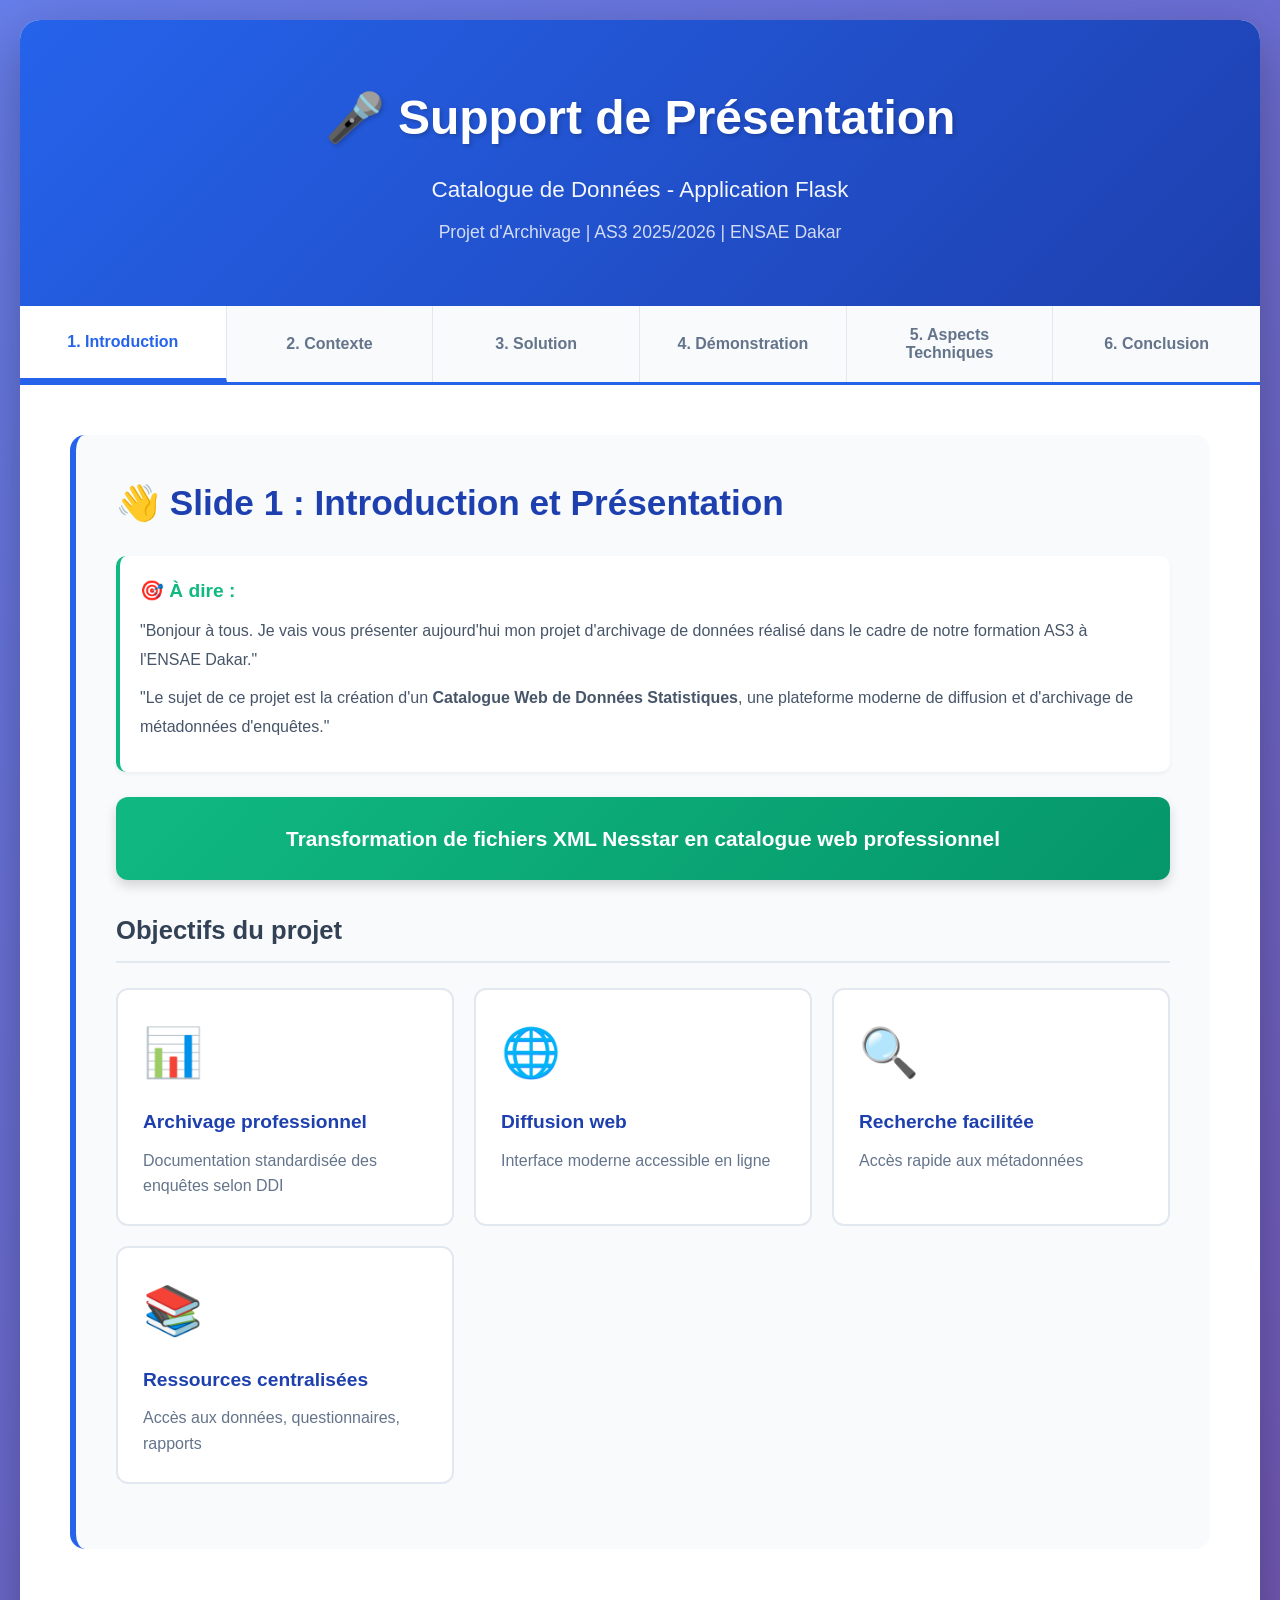
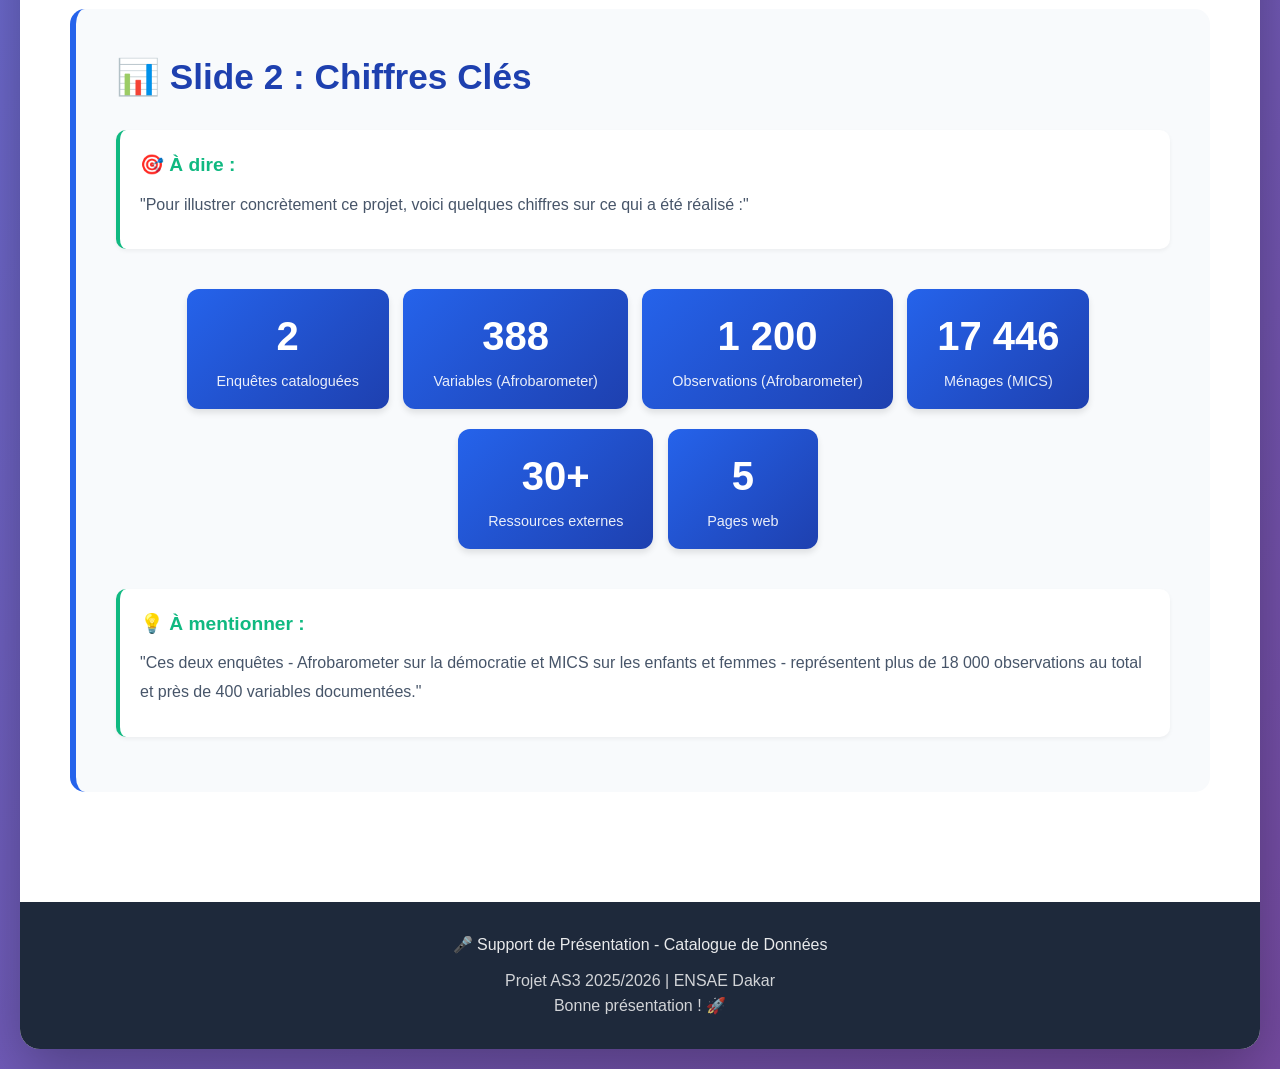
<file: SUPPORT_PRESENTATION.html>
<!DOCTYPE html>
<html lang="fr">
<head>
    <meta charset="UTF-8">
    <meta name="viewport" content="width=device-width, initial-scale=1.0">
    <title>🎤 Support de Présentation - Catalogue de Données</title>
    <style>
        * {
            margin: 0;
            padding: 0;
            box-sizing: border-box;
        }

        body {
            font-family: 'Segoe UI', Tahoma, Geneva, Verdana, sans-serif;
            line-height: 1.6;
            color: #1e293b;
            background: linear-gradient(135deg, #667eea 0%, #764ba2 100%);
            padding: 20px;
        }

        .container {
            max-width: 1400px;
            margin: 0 auto;
            background: white;
            border-radius: 20px;
            box-shadow: 0 20px 60px rgba(0,0,0,0.3);
            overflow: hidden;
        }

        .header {
            background: linear-gradient(135deg, #2563eb 0%, #1e40af 100%);
            color: white;
            padding: 60px 40px;
            text-align: center;
        }

        .header h1 {
            font-size: 3rem;
            margin-bottom: 15px;
            text-shadow: 2px 2px 4px rgba(0,0,0,0.2);
        }

        .header p {
            font-size: 1.4rem;
            opacity: 0.95;
        }

        .header .subtitle {
            font-size: 1.1rem;
            margin-top: 10px;
            opacity: 0.8;
        }

        .nav-sections {
            display: grid;
            grid-template-columns: repeat(auto-fit, minmax(200px, 1fr));
            gap: 0;
            background: #f8fafc;
            border-bottom: 3px solid #2563eb;
        }

        .nav-section {
            padding: 20px;
            cursor: pointer;
            border: none;
            background: #f8fafc;
            font-size: 1rem;
            font-weight: 600;
            color: #64748b;
            transition: all 0.3s;
            border-right: 1px solid #e2e8f0;
        }

        .nav-section:last-child {
            border-right: none;
        }

        .nav-section:hover {
            background: #e0e7ff;
            color: #2563eb;
        }

        .nav-section.active {
            background: white;
            color: #2563eb;
            border-bottom: 4px solid #2563eb;
        }

        .content {
            padding: 50px;
        }

        .section {
            display: none;
        }

        .section.active {
            display: block;
            animation: slideIn 0.5s ease;
        }

        @keyframes slideIn {
            from {
                opacity: 0;
                transform: translateX(30px);
            }
            to {
                opacity: 1;
                transform: translateX(0);
            }
        }

        .slide {
            margin-bottom: 60px;
            padding: 40px;
            background: #f8fafc;
            border-radius: 15px;
            border-left: 6px solid #2563eb;
        }

        .slide h2 {
            font-size: 2.2rem;
            color: #1e40af;
            margin-bottom: 25px;
            display: flex;
            align-items: center;
            gap: 15px;
        }

        .slide h3 {
            font-size: 1.6rem;
            color: #334155;
            margin: 30px 0 15px 0;
            padding-bottom: 10px;
            border-bottom: 2px solid #e2e8f0;
        }

        .talk-point {
            background: white;
            padding: 20px;
            margin: 15px 0;
            border-radius: 10px;
            border-left: 4px solid #10b981;
            box-shadow: 0 2px 4px rgba(0,0,0,0.05);
        }

        .talk-point h4 {
            color: #10b981;
            font-size: 1.2rem;
            margin-bottom: 10px;
        }

        .talk-point p {
            color: #475569;
            line-height: 1.8;
            margin-bottom: 10px;
        }

        .talk-point ul {
            margin-left: 25px;
            margin-top: 10px;
        }

        .talk-point li {
            margin-bottom: 8px;
            color: #475569;
        }

        .demo-step {
            background: #fef3c7;
            padding: 20px;
            margin: 15px 0;
            border-radius: 10px;
            border-left: 4px solid #f59e0b;
        }

        .demo-step h4 {
            color: #d97706;
            font-size: 1.2rem;
            margin-bottom: 10px;
        }

        .stat-box {
            display: inline-block;
            background: linear-gradient(135deg, #2563eb 0%, #1e40af 100%);
            color: white;
            padding: 15px 30px;
            border-radius: 12px;
            margin: 10px 10px 10px 0;
            text-align: center;
            min-width: 150px;
            box-shadow: 0 4px 6px rgba(0,0,0,0.1);
        }

        .stat-box .number {
            font-size: 2.5rem;
            font-weight: 700;
            display: block;
        }

        .stat-box .label {
            font-size: 0.9rem;
            opacity: 0.9;
        }

        .feature-list {
            display: grid;
            grid-template-columns: repeat(auto-fit, minmax(300px, 1fr));
            gap: 20px;
            margin: 25px 0;
        }

        .feature-item {
            background: white;
            padding: 25px;
            border-radius: 12px;
            border: 2px solid #e2e8f0;
            transition: all 0.3s;
        }

        .feature-item:hover {
            border-color: #2563eb;
            transform: translateY(-5px);
            box-shadow: 0 10px 20px rgba(0,0,0,0.1);
        }

        .feature-item .icon {
            font-size: 3rem;
            margin-bottom: 15px;
        }

        .feature-item h4 {
            color: #1e40af;
            font-size: 1.2rem;
            margin-bottom: 10px;
        }

        .feature-item p {
            color: #64748b;
        }

        .important-note {
            background: #dbeafe;
            border: 2px solid #2563eb;
            padding: 20px;
            border-radius: 10px;
            margin: 20px 0;
        }

        .important-note h4 {
            color: #1e40af;
            margin-bottom: 10px;
            font-size: 1.2rem;
        }

        .important-note p {
            color: #334155;
        }

        .key-message {
            background: linear-gradient(135deg, #10b981 0%, #059669 100%);
            color: white;
            padding: 25px;
            border-radius: 12px;
            margin: 25px 0;
            text-align: center;
            font-size: 1.3rem;
            font-weight: 600;
            box-shadow: 0 6px 12px rgba(0,0,0,0.15);
        }

        .timeline {
            position: relative;
            padding-left: 50px;
            margin: 30px 0;
        }

        .timeline::before {
            content: '';
            position: absolute;
            left: 20px;
            top: 0;
            bottom: 0;
            width: 3px;
            background: #2563eb;
        }

        .timeline-item {
            position: relative;
            padding: 20px;
            background: white;
            border-radius: 10px;
            margin-bottom: 20px;
            box-shadow: 0 2px 4px rgba(0,0,0,0.05);
        }

        .timeline-item::before {
            content: '';
            position: absolute;
            left: -38px;
            top: 25px;
            width: 15px;
            height: 15px;
            border-radius: 50%;
            background: #2563eb;
            border: 3px solid white;
            box-shadow: 0 0 0 3px #2563eb;
        }

        .timeline-item h4 {
            color: #2563eb;
            margin-bottom: 10px;
        }

        .code-example {
            background: #1e293b;
            color: #e2e8f0;
            padding: 20px;
            border-radius: 10px;
            overflow-x: auto;
            margin: 15px 0;
            font-family: 'Courier New', monospace;
        }

        .comparison-table {
            width: 100%;
            margin: 25px 0;
            border-collapse: collapse;
            background: white;
            border-radius: 10px;
            overflow: hidden;
            box-shadow: 0 2px 8px rgba(0,0,0,0.05);
        }

        .comparison-table th {
            background: #2563eb;
            color: white;
            padding: 15px;
            text-align: left;
            font-weight: 600;
        }

        .comparison-table td {
            padding: 15px;
            border-bottom: 1px solid #e2e8f0;
        }

        .comparison-table tr:hover {
            background: #f8fafc;
        }

        .quote {
            font-style: italic;
            font-size: 1.3rem;
            color: #475569;
            padding: 25px;
            border-left: 5px solid #2563eb;
            background: white;
            margin: 25px 0;
            border-radius: 0 10px 10px 0;
        }

        .tech-stack {
            display: flex;
            flex-wrap: wrap;
            gap: 15px;
            margin: 25px 0;
        }

        .tech-badge {
            background: white;
            padding: 12px 24px;
            border-radius: 25px;
            border: 2px solid #2563eb;
            color: #2563eb;
            font-weight: 600;
            display: flex;
            align-items: center;
            gap: 8px;
        }

        .section-divider {
            height: 3px;
            background: linear-gradient(to right, #2563eb, transparent);
            margin: 40px 0;
            border-radius: 3px;
        }

        .tip-box {
            background: #dcfce7;
            border-left: 4px solid #10b981;
            padding: 20px;
            border-radius: 10px;
            margin: 20px 0;
        }

        .tip-box h4 {
            color: #059669;
            margin-bottom: 10px;
        }

        .footer {
            background: #1e293b;
            color: white;
            padding: 30px;
            text-align: center;
        }

        .footer p {
            opacity: 0.9;
        }
    </style>
</head>
<body>
    <div class="container">
        <div class="header">
            <h1>🎤 Support de Présentation</h1>
            <p>Catalogue de Données - Application Flask</p>
            <p class="subtitle">Projet d'Archivage | AS3 2025/2026 | ENSAE Dakar</p>
        </div>

        <div class="nav-sections">
            <button class="nav-section active" onclick="showSection('introduction')">
                1. Introduction
            </button>
            <button class="nav-section" onclick="showSection('contexte')">
                2. Contexte
            </button>
            <button class="nav-section" onclick="showSection('solution')">
                3. Solution
            </button>
            <button class="nav-section" onclick="showSection('demo')">
                4. Démonstration
            </button>
            <button class="nav-section" onclick="showSection('technique')">
                5. Aspects Techniques
            </button>
            <button class="nav-section" onclick="showSection('conclusion')">
                6. Conclusion
            </button>
        </div>

        <div class="content">
            <!-- SECTION 1: INTRODUCTION -->
            <div id="introduction" class="section active">
                <div class="slide">
                    <h2>👋 Slide 1 : Introduction et Présentation</h2>

                    <div class="talk-point">
                        <h4>🎯 À dire :</h4>
                        <p>
                            "Bonjour à tous. Je vais vous présenter aujourd'hui mon projet d'archivage de données 
                            réalisé dans le cadre de notre formation AS3 à l'ENSAE Dakar."
                        </p>
                        <p>
                            "Le sujet de ce projet est la création d'un <strong>Catalogue Web de Données Statistiques</strong>, 
                            une plateforme moderne de diffusion et d'archivage de métadonnées d'enquêtes."
                        </p>
                    </div>

                    <div class="key-message">
                        Transformation de fichiers XML Nesstar en catalogue web professionnel
                    </div>

                    <h3>Objectifs du projet</h3>
                    <div class="feature-list">
                        <div class="feature-item">
                            <div class="icon">📊</div>
                            <h4>Archivage professionnel</h4>
                            <p>Documentation standardisée des enquêtes selon DDI</p>
                        </div>
                        <div class="feature-item">
                            <div class="icon">🌐</div>
                            <h4>Diffusion web</h4>
                            <p>Interface moderne accessible en ligne</p>
                        </div>
                        <div class="feature-item">
                            <div class="icon">🔍</div>
                            <h4>Recherche facilitée</h4>
                            <p>Accès rapide aux métadonnées</p>
                        </div>
                        <div class="feature-item">
                            <div class="icon">📚</div>
                            <h4>Ressources centralisées</h4>
                            <p>Accès aux données, questionnaires, rapports</p>
                        </div>
                    </div>
                </div>

                <div class="slide">
                    <h2>📊 Slide 2 : Chiffres Clés</h2>

                    <div class="talk-point">
                        <h4>🎯 À dire :</h4>
                        <p>
                            "Pour illustrer concrètement ce projet, voici quelques chiffres sur ce qui a été réalisé :"
                        </p>
                    </div>

                    <div style="text-align: center; margin: 30px 0;">
                        <div class="stat-box">
                            <span class="number">2</span>
                            <span class="label">Enquêtes cataloguées</span>
                        </div>
                        <div class="stat-box">
                            <span class="number">388</span>
                            <span class="label">Variables (Afrobarometer)</span>
                        </div>
                        <div class="stat-box">
                            <span class="number">1 200</span>
                            <span class="label">Observations (Afrobarometer)</span>
                        </div>
                        <div class="stat-box">
                            <span class="number">17 446</span>
                            <span class="label">Ménages (MICS)</span>
                        </div>
                        <div class="stat-box">
                            <span class="number">30+</span>
                            <span class="label">Ressources externes</span>
                        </div>
                        <div class="stat-box">
                            <span class="number">5</span>
                            <span class="label">Pages web</span>
                        </div>
                    </div>

                    <div class="talk-point">
                        <h4>💡 À mentionner :</h4>
                        <p>
                            "Ces deux enquêtes - Afrobarometer sur la démocratie et MICS sur les enfants et femmes - 
                            représentent plus de 18 000 observations au total et près de 400 variables documentées."
                        </p>
                    </div>
                </div>
            </div>

            <!-- SECTION 2: CONTEXTE -->
            <div id="contexte" class="section">
                <div class="slide">
                    <h2>🎯 Slide 3 : Contexte et Problématique</h2>

                    <div class="talk-point">
                        <h4>🎯 À dire :</h4>
                        <p>
                            "Pour comprendre ce projet, il faut d'abord parler du contexte. Dans notre formation, 
                            nous avons travaillé avec <strong>Nesstar Publisher</strong>, un logiciel d'archivage 
                            de données statistiques."
                        </p>
                    </div>

                    <h3>La situation initiale</h3>
                    <div class="timeline">
                        <div class="timeline-item">
                            <h4>Étape 1 : Documentation avec Nesstar</h4>
                            <p>Utilisation de Nesstar Publisher pour documenter nos enquêtes selon le standard DDI (Data Documentation Initiative)</p>
                        </div>
                        <div class="timeline-item">
                            <h4>Étape 2 : Génération de fichiers XML</h4>
                            <p>Export de la documentation complète au format XML DDI 1.2.2</p>
                        </div>
                        <div class="timeline-item">
                            <h4>Problème : Interface peu attractive</h4>
                            <p>L'interface Nesstar est fonctionnelle mais datée et peu adaptée à une diffusion moderne</p>
                        </div>
                    </div>

                    <div class="important-note">
                        <h4>⚠️ La problématique</h4>
                        <p>
                            <strong>Comment transformer cette documentation technique en un catalogue web moderne, 
                            attractif et facile d'utilisation, similaire aux plateformes professionnelles comme NADA ?</strong>
                        </p>
                    </div>
                </div>

                <div class="slide">
                    <h2>🌍 Slide 4 : Inspiration - Le système NADA</h2>

                    <div class="talk-point">
                        <h4>🎯 À dire :</h4>
                        <p>
                            "Pour ce projet, je me suis inspiré du système <strong>NADA (National Data Archive)</strong>, 
                            développé par la Banque Mondiale et utilisé par l'INSTAD au Bénin."
                        </p>
                    </div>

                    <h3>Pourquoi NADA comme référence ?</h3>
                    <div class="feature-list">
                        <div class="feature-item">
                            <div class="icon">✅</div>
                            <h4>Standard international</h4>
                            <p>Utilisé par de nombreux instituts de statistique dans le monde</p>
                        </div>
                        <div class="feature-item">
                            <div class="icon">🎨</div>
                            <h4>Interface moderne</h4>
                            <p>Design professionnel et ergonomique</p>
                        </div>
                        <div class="feature-item">
                            <div class="icon">📚</div>
                            <h4>Riche en fonctionnalités</h4>
                            <p>Recherche, filtres, ressources externes</p>
                        </div>
                        <div class="feature-item">
                            <div class="icon">🔓</div>
                            <h4>Open Data</h4>
                            <p>Facilite l'accès public aux métadonnées</p>
                        </div>
                    </div>

                    <div class="quote">
                        "L'objectif était de créer une solution similaire, mais adaptée à nos besoins spécifiques 
                        et utilisant nos fichiers XML Nesstar existants."
                    </div>
                </div>
            </div>

            <!-- SECTION 3: SOLUTION -->
            <div id="solution" class="section">
                <div class="slide">
                    <h2>💡 Slide 5 : La Solution Développée</h2>

                    <div class="talk-point">
                        <h4>🎯 À dire :</h4>
                        <p>
                            "Face à cette problématique, j'ai développé une <strong>application web Flask</strong> 
                            qui transforme automatiquement nos fichiers XML DDI en un catalogue web professionnel."
                        </p>
                    </div>

                    <h3>Architecture de la solution</h3>
                    <div class="comparison-table">
                        <thead>
                            <tr>
                                <th>Composant</th>
                                <th>Technologie</th>
                                <th>Rôle</th>
                            </tr>
                        </thead>
                        <tbody>
                            <tr>
                                <td><strong>Backend</strong></td>
                                <td>Python Flask 3.x</td>
                                <td>Serveur web, routage, logique métier</td>
                            </tr>
                            <tr>
                                <td><strong>Parser XML</strong></td>
                                <td>lxml (Python)</td>
                                <td>Extraction automatique des métadonnées DDI</td>
                            </tr>
                            <tr>
                                <td><strong>Templates</strong></td>
                                <td>Jinja2</td>
                                <td>Génération dynamique des pages HTML</td>
                            </tr>
                            <tr>
                                <td><strong>Frontend</strong></td>
                                <td>HTML5, CSS3, JavaScript</td>
                                <td>Interface utilisateur responsive</td>
                            </tr>
                            <tr>
                                <td><strong>Ressources</strong></td>
                                <td>JSON</td>
                                <td>Configuration des liens externes</td>
                            </tr>
                        </tbody>
                    </div>

                    <div class="tech-stack">
                        <div class="tech-badge">🐍 Python</div>
                        <div class="tech-badge">🌶️ Flask</div>
                        <div class="tech-badge">📄 XML/DDI</div>
                        <div class="tech-badge">🎨 CSS3</div>
                        <div class="tech-badge">⚡ JavaScript</div>
                        <div class="tech-badge">📦 JSON</div>
                    </div>
                </div>

                <div class="slide">
                    <h2>⚙️ Slide 6 : Fonctionnalités Clés</h2>

                    <div class="talk-point">
                        <h4>🎯 À dire :</h4>
                        <p>
                            "L'application offre plusieurs fonctionnalités importantes pour faciliter l'accès aux données :"
                        </p>
                    </div>

                    <h3>1. Extraction automatique des métadonnées</h3>
                    <div class="talk-point">
                        <p>
                            "Au démarrage, l'application lit tous les fichiers XML présents dans le dossier 'data' 
                            et extrait automatiquement :
                        </p>
                        <ul>
                            <li>Les informations générales (titre, ID, abstract)</li>
                            <li>La période et la couverture géographique</li>
                            <li>Les producteurs, financeurs et auteurs</li>
                            <li>La méthodologie et le plan d'échantillonnage</li>
                            <li>Les conditions d'accès et le copyright</li>
                            <li>Le nombre de variables et d'observations</li>
                        </ul>
                    </div>

                    <h3>2. Recherche en temps réel</h3>
                    <div class="talk-point">
                        <p>
                            "Une barre de recherche intelligente permet de trouver rapidement les enquêtes. 
                            La recherche s'effectue dans les titres, résumés et mots-clés, avec des résultats 
                            qui s'affichent instantanément pendant que vous tapez."
                        </p>
                    </div>

                    <h3>3. Pages détaillées avec onglets</h3>
                    <div class="talk-point">
                        <p>
                            "Chaque enquête dispose d'une page complète organisée en 5 onglets :
                        </p>
                        <ul>
                            <li><strong>Vue d'ensemble</strong> : Description, couverture, mots-clés</li>
                            <li><strong>Méthodologie</strong> : Plan d'échantillonnage, mode de collecte</li>
                            <li><strong>Production</strong> : Producteurs, financeurs, contacts</li>
                            <li><strong>Ressources externes</strong> : Fichiers de données, questionnaires, rapports</li>
                            <li><strong>Accès aux données</strong> : Conditions d'utilisation, demande d'accès</li>
                        </ul>
                    </div>

                    <h3>4. Ressources externes</h3>
                    <div class="talk-point">
                        <p>
                            "Une innovation importante : la possibilité d'ajouter des liens vers des ressources 
                            complémentaires via un simple fichier JSON. Pour chaque enquête, on peut proposer :
                        </p>
                        <ul>
                            <li>Les fichiers de microdonnées (SPSS, Stata, CSV)</li>
                            <li>Les questionnaires et manuels d'enquêteurs</li>
                            <li>Les rapports et publications</li>
                            <li>La documentation technique (codebooks, guides)</li>
                        </ul>
                    </div>
                </div>

                <div class="slide">
                    <h2>🎨 Slide 7 : Design et Interface</h2>

                    <div class="talk-point">
                        <h4>🎯 À dire :</h4>
                        <p>
                            "L'interface a été pensée pour être à la fois professionnelle et facile à utiliser :"
                        </p>
                    </div>

                    <div class="feature-list">
                        <div class="feature-item">
                            <div class="icon">🎨</div>
                            <h4>Design moderne</h4>
                            <p>Palette de couleurs professionnelle (bleu navy), typographie claire, espaces bien définis</p>
                        </div>
                        <div class="feature-item">
                            <div class="icon">📱</div>
                            <h4>Responsive</h4>
                            <p>S'adapte automatiquement aux mobiles, tablettes et ordinateurs</p>
                        </div>
                        <div class="feature-item">
                            <div class="icon">⚡</div>
                            <h4>Performance</h4>
                            <p>Chargement rapide, navigation fluide</p>
                        </div>
                        <div class="feature-item">
                            <div class="icon">♿</div>
                            <h4>Accessibilité</h4>
                            <p>Navigation claire, contrastes adaptés, structure logique</p>
                        </div>
                    </div>

                    <div class="tip-box">
                        <h4>💡 À mentionner</h4>
                        <p>
                            "Le design s'inspire des meilleures pratiques des catalogues de données professionnels, 
                            avec une attention particulière portée à l'expérience utilisateur."
                        </p>
                    </div>
                </div>
            </div>

            <!-- SECTION 4: DÉMONSTRATION -->
            <div id="demo" class="section">
                <div class="slide">
                    <h2>🖥️ Slide 8 : Démonstration Live</h2>

                    <div class="important-note">
                        <h4>⚠️ IMPORTANT</h4>
                        <p>
                            Avant la démo, assurez-vous que :
                            <br>✅ L'application est lancée (python app.py)
                            <br>✅ Le navigateur est ouvert sur http://localhost:5001
                            <br>✅ Vous avez préparé les datasets à montrer
                        </p>
                    </div>

                    <div class="talk-point">
                        <h4>🎯 Introduction de la démo :</h4>
                        <p>
                            "Maintenant, permettez-moi de vous montrer concrètement comment fonctionne le catalogue. 
                            L'application est actuellement en cours d'exécution en local sur mon ordinateur."
                        </p>
                    </div>

                    <h3>Parcours de démonstration</h3>

                    <div class="demo-step">
                        <h4>ÉTAPE 1 : Page d'accueil (30 secondes)</h4>
                        <p><strong>Actions :</strong></p>
                        <ul>
                            <li>Montrer la page d'accueil</li>
                            <li>Pointer les statistiques en temps réel (nombre d'enquêtes, variables, observations)</li>
                            <li>Montrer la barre de recherche</li>
                            <li>Faire défiler pour montrer les cartes des enquêtes</li>
                        </ul>
                        <p><strong>À dire :</strong></p>
                        <p>
                            "Voici la page d'accueil. On voit immédiatement les statistiques clés : 2 enquêtes, 
                            plus de 18 000 observations au total. En haut, une barre de recherche permet de 
                            trouver rapidement ce qu'on cherche. Plus bas, on retrouve les enquêtes récentes 
                            sous forme de cartes."
                        </p>
                    </div>

                    <div class="demo-step">
                        <h4>ÉTAPE 2 : Recherche en temps réel (20 secondes)</h4>
                        <p><strong>Actions :</strong></p>
                        <ul>
                            <li>Cliquer dans la barre de recherche</li>
                            <li>Taper lentement "MICS" ou "démocratie"</li>
                            <li>Montrer les résultats qui apparaissent en direct</li>
                        </ul>
                        <p><strong>À dire :</strong></p>
                        <p>
                            "La recherche est instantanée. Dès que je commence à taper, les résultats s'affichent. 
                            Ici, quand je tape 'MICS', l'enquête sur les indicateurs multiples apparaît immédiatement 
                            avec un extrait de sa description."
                        </p>
                    </div>

                    <div class="demo-step">
                        <h4>ÉTAPE 3 : Page catalogue (30 secondes)</h4>
                        <p><strong>Actions :</strong></p>
                        <ul>
                            <li>Cliquer sur "Catalogue" dans le menu</li>
                            <li>Montrer la liste des datasets</li>
                            <li>Pointer les métadonnées essentielles (période, producteur, échantillon)</li>
                            <li>Montrer l'aperçu des ressources disponibles</li>
                        </ul>
                        <p><strong>À dire :</strong></p>
                        <p>
                            "Dans le catalogue, on retrouve tous les datasets avec leurs métadonnées principales : 
                            la période de collecte, les producteurs, la taille de l'échantillon. Et ici, une nouveauté : 
                            on voit directement combien de ressources sont disponibles - fichiers de données, 
                            questionnaires, rapports."
                        </p>
                    </div>

                    <div class="demo-step">
                        <h4>ÉTAPE 4 : Page détail - Onglet Vue d'ensemble (40 secondes)</h4>
                        <p><strong>Actions :</strong></p>
                        <ul>
                            <li>Cliquer sur "Voir les détails" d'une enquête (MICS de préférence)</li>
                            <li>Montrer les statistiques rapides en haut</li>
                            <li>Parcourir la description complète</li>
                            <li>Montrer la couverture géographique</li>
                            <li>Afficher les mots-clés</li>
                        </ul>
                        <p><strong>À dire :</strong></p>
                        <p>
                            "Voici la page détaillée de l'enquête MICS. En haut, les chiffres clés : 17 446 ménages, 
                            plusieurs centaines de variables. On a ensuite la description complète de l'enquête, 
                            sa couverture géographique, et en bas les mots-clés qui facilitent le référencement."
                        </p>
                    </div>

                    <div class="demo-step">
                        <h4>ÉTAPE 5 : Onglet Méthodologie (30 secondes)</h4>
                        <p><strong>Actions :</strong></p>
                        <ul>
                            <li>Cliquer sur l'onglet "Méthodologie"</li>
                            <li>Faire défiler le plan d'échantillonnage</li>
                            <li>Montrer le mode de collecte</li>
                        </ul>
                        <p><strong>À dire :</strong></p>
                        <p>
                            "L'onglet Méthodologie contient tous les détails techniques : le plan d'échantillonnage 
                            complet, le mode de collecte utilisé. Toutes ces informations sont extraites automatiquement 
                            du fichier XML DDI créé avec Nesstar."
                        </p>
                    </div>

                    <div class="demo-step">
                        <h4>ÉTAPE 6 : Onglet Ressources externes (45 secondes) - IMPORTANT</h4>
                        <p><strong>Actions :</strong></p>
                        <ul>
                            <li>Cliquer sur l'onglet "Ressources externes"</li>
                            <li>Parcourir les différentes catégories (données, questionnaires, rapports)</li>
                            <li>Montrer une ou deux cartes de ressources en détail</li>
                            <li>Pointer l'icône, le nom, la description, la taille</li>
                        </ul>
                        <p><strong>À dire :</strong></p>
                        <p>
                            "C'est l'une des fonctionnalités les plus utiles du catalogue. Ici, on peut mettre à 
                            disposition toutes les ressources liées à l'enquête. Par exemple, pour MICS, on a 
                            4 fichiers de données en différents formats, 5 questionnaires, 4 rapports et 
                            4 documents techniques. Chaque ressource est présentée dans une carte avec son nom, 
                            sa description, sa taille, et un bouton de téléchargement."
                        </p>
                    </div>

                    <div class="demo-step">
                        <h4>ÉTAPE 7 : Page À propos (20 secondes)</h4>
                        <p><strong>Actions :</strong></p>
                        <ul>
                            <li>Cliquer sur "À propos" dans le menu</li>
                            <li>Faire défiler rapidement pour montrer le contenu</li>
                        </ul>
                        <p><strong>À dire :</strong></p>
                        <p>
                            "Enfin, la page À propos présente le catalogue : sa mission, ses fonctionnalités, 
                            les standards utilisés comme DDI, et les technologies employées."
                        </p>
                    </div>

                    <div class="tip-box">
                        <h4>💡 Conseils pour la démo</h4>
                        <ul>
                            <li>Parlez lentement et clairement</li>
                            <li>Laissez le temps à l'audience de voir chaque élément</li>
                            <li>Ne vous précipitez pas entre les pages</li>
                            <li>Si une question vient, répondez puis revenez à votre parcours</li>
                            <li>Gardez un œil sur le temps (max 3-4 minutes pour la démo)</li>
                        </ul>
                    </div>
                </div>
            </div>

            <!-- SECTION 5: TECHNIQUE -->
            <div id="technique" class="section">
                <div class="slide">
                    <h2>⚙️ Slide 9 : Aspects Techniques</h2>

                    <div class="talk-point">
                        <h4>🎯 À dire :</h4>
                        <p>
                            "Techniquement, l'application repose sur une architecture simple mais efficace :"
                        </p>
                    </div>

                    <h3>1. Extraction des métadonnées (Backend)</h3>
                    <div class="talk-point">
                        <p>
                            "Au cœur du système, une classe Python appelée <strong>DatasetParser</strong> utilise 
                            la bibliothèque lxml pour parser les fichiers XML DDI. Elle extrait automatiquement 
                            toutes les métadonnées en utilisant des requêtes XPath sur la structure XML."
                        </p>
                    </div>

                    <div class="code-example">
# Exemple simplifié du parser
class DatasetParser:
    def parse_metadata(self):
        # Extraction du titre
        title = self.get_text('//ddi:stdyDscr/ddi:citation/ddi:titlStmt/ddi:titl')
        
        # Extraction des dates
        start_date = self.get_text('//ddi:collDate[@event="start"]/@date')
        
        # Extraction des producteurs
        producers = self.get_all_text('//ddi:producer')
        
        # ... et ainsi de suite pour toutes les métadonnées
                    </div>

                    <h3>2. Système de routage Flask</h3>
                    <div class="talk-point">
                        <p>
                            "Flask gère le routage des URLs. Chaque page correspond à une route Python :
                        </p>
                        <ul>
                            <li><code>/</code> → Page d'accueil</li>
                            <li><code>/catalog</code> → Liste des datasets</li>
                            <li><code>/dataset/&lt;id&gt;</code> → Page détail</li>
                            <li><code>/search</code> → API de recherche (JSON)</li>
                        </ul>
                    </div>

                    <h3>3. Génération dynamique avec Jinja2</h3>
                    <div class="talk-point">
                        <p>
                            "Les templates Jinja2 permettent de générer le HTML dynamiquement. Par exemple, 
                            pour afficher tous les datasets, on fait simplement une boucle sur le dictionnaire 
                            des données chargées."
                        </p>
                    </div>

                    <h3>4. Configuration JSON pour les ressources</h3>
                    <div class="talk-point">
                        <p>
                            "Les ressources externes sont gérées via un fichier JSON simple. Pour chaque dataset, 
                            on liste les fichiers disponibles avec leurs URLs, descriptions et métadonnées. 
                            C'est flexible et facile à maintenir."
                        </p>
                    </div>
                </div>

                <div class="slide">
                    <h2>📊 Slide 10 : Flux de Données</h2>

                    <div class="talk-point">
                        <h4>🎯 À dire :</h4>
                        <p>
                            "Voyons maintenant comment les données circulent dans l'application, 
                            du fichier XML jusqu'à l'affichage dans le navigateur :"
                        </p>
                    </div>

                    <h3>Cycle de vie complet</h3>
                    <div class="timeline">
                        <div class="timeline-item">
                            <h4>1. Démarrage de l'application</h4>
                            <p>Python lance Flask et charge tous les fichiers XML du dossier 'data'</p>
                        </div>
                        <div class="timeline-item">
                            <h4>2. Parsing des XML</h4>
                            <p>Chaque fichier est parsé et les métadonnées sont extraites et stockées en mémoire</p>
                        </div>
                        <div class="timeline-item">
                            <h4>3. Chargement des ressources</h4>
                            <p>Le fichier resources.json est lu et les liens sont associés aux datasets</p>
                        </div>
                        <div class="timeline-item">
                            <h4>4. Serveur prêt</h4>
                            <p>Flask écoute sur le port 5001, prêt à recevoir des requêtes</p>
                        </div>
                        <div class="timeline-item">
                            <h4>5. Requête utilisateur</h4>
                            <p>L'utilisateur visite une page → Flask génère le HTML → Envoi au navigateur</p>
                        </div>
                    </div>

                    <div class="important-note">
                        <h4>⚡ Performance</h4>
                        <p>
                            Les données ne sont chargées <strong>qu'une seule fois au démarrage</strong>. 
                            Ensuite, tout est en mémoire, ce qui permet des temps de réponse très rapides. 
                            Pour modifier les données, il suffit de redémarrer l'application.
                        </p>
                    </div>
                </div>

                <div class="slide">
                    <h2>🔧 Slide 11 : Installation et Déploiement</h2>

                    <div class="talk-point">
                        <h4>🎯 À dire :</h4>
                        <p>
                            "L'un des avantages de cette solution est sa simplicité d'installation :"
                        </p>
                    </div>

                    <h3>Prérequis</h3>
                    <div class="feature-list">
                        <div class="feature-item">
                            <div class="icon">🐍</div>
                            <h4>Python 3.8+</h4>
                            <p>Seule dépendance système requise</p>
                        </div>
                        <div class="feature-item">
                            <div class="icon">📦</div>
                            <h4>2 bibliothèques</h4>
                            <p>Flask et lxml (installées via pip)</p>
                        </div>
                    </div>

                    <h3>Installation en 3 étapes</h3>
                    <div class="timeline">
                        <div class="timeline-item">
                            <h4>Étape 1 : Décompresser l'archive</h4>
                            <p>Extraire tous les fichiers du projet</p>
                        </div>
                        <div class="timeline-item">
                            <h4>Étape 2 : Installer les dépendances</h4>
                            <p><code>pip install -r requirements.txt</code></p>
                        </div>
                        <div class="timeline-item">
                            <h4>Étape 3 : Lancer l'application</h4>
                            <p><code>python app.py</code> ou double-clic sur <code>start.bat</code></p>
                        </div>
                    </div>

                    <div class="tip-box">
                        <h4>💡 Simplicité d'utilisation</h4>
                        <p>
                            Pour ajouter de nouvelles enquêtes, il suffit de placer le fichier XML dans le 
                            dossier 'data' et redémarrer. Aucune configuration supplémentaire nécessaire.
                        </p>
                    </div>
                </div>
            </div>

            <!-- SECTION 6: CONCLUSION -->
            <div id="conclusion" class="section">
                <div class="slide">
                    <h2>🎯 Slide 12 : Résultats et Apports</h2>

                    <div class="talk-point">
                        <h4>🎯 À dire :</h4>
                        <p>
                            "Pour conclure, ce projet a permis d'atteindre plusieurs objectifs importants :"
                        </p>
                    </div>

                    <h3>Objectifs atteints</h3>
                    <div class="feature-list">
                        <div class="feature-item">
                            <div class="icon">✅</div>
                            <h4>Transformation réussie</h4>
                            <p>Documentation Nesstar → Catalogue web moderne</p>
                        </div>
                        <div class="feature-item">
                            <div class="icon">⚡</div>
                            <h4>Automatisation</h4>
                            <p>Extraction automatique des métadonnées DDI</p>
                        </div>
                        <div class="feature-item">
                            <div class="icon">🎨</div>
                            <h4>Interface professionnelle</h4>
                            <p>Design inspiré des standards internationaux</p>
                        </div>
                        <div class="feature-item">
                            <div class="icon">📚</div>
                            <h4>Richesse fonctionnelle</h4>
                            <p>Recherche, ressources externes, navigation intuitive</p>
                        </div>
                    </div>

                    <h3>Compétences développées</h3>
                    <div class="talk-point">
                        <p>Ce projet m'a permis de développer des compétences dans :</p>
                        <ul>
                            <li><strong>Développement web</strong> : Flask, HTML/CSS, JavaScript</li>
                            <li><strong>Traitement de données</strong> : Parsing XML, manipulation de métadonnées</li>
                            <li><strong>Standards statistiques</strong> : DDI, archivage de données</li>
                            <li><strong>Design UX/UI</strong> : Interface utilisateur, ergonomie</li>
                            <li><strong>Documentation</strong> : Guides d'utilisation, documentation technique</li>
                        </ul>
                    </div>
                </div>

                <div class="slide">
                    <h2>🚀 Slide 13 : Évolutions Possibles</h2>

                    <div class="talk-point">
                        <h4>🎯 À dire :</h4>
                        <p>
                            "Bien que le catalogue soit pleinement fonctionnel, plusieurs améliorations 
                            sont envisageables pour l'avenir :"
                        </p>
                    </div>

                    <h3>Améliorations techniques</h3>
                    <div class="feature-list">
                        <div class="feature-item">
                            <div class="icon">💾</div>
                            <h4>Base de données</h4>
                            <p>Ajout d'une vraie BDD (PostgreSQL) pour gérer de gros volumes</p>
                        </div>
                        <div class="feature-item">
                            <div class="icon">🔐</div>
                            <h4>Authentification</h4>
                            <p>Système de login pour gérer les accès restreints</p>
                        </div>
                        <div class="feature-item">
                            <div class="icon">📊</div>
                            <h4>Dashboard admin</h4>
                            <p>Interface d'administration pour gérer le catalogue</p>
                        </div>
                        <div class="feature-item">
                            <div class="icon">🌍</div>
                            <h4>Multilingue</h4>
                            <p>Support français/anglais</p>
                        </div>
                    </div>

                    <h3>Nouvelles fonctionnalités</h3>
                    <div class="feature-list">
                        <div class="feature-item">
                            <div class="icon">📥</div>
                            <h4>Export de métadonnées</h4>
                            <p>Export en PDF, CSV, JSON</p>
                        </div>
                        <div class="feature-item">
                            <div class="icon">📈</div>
                            <h4>Statistiques d'usage</h4>
                            <p>Tracking des téléchargements et consultations</p>
                        </div>
                        <div class="feature-item">
                            <div class="icon">🔔</div>
                            <h4>Notifications</h4>
                            <p>Alertes sur les nouvelles enquêtes</p>
                        </div>
                        <div class="feature-item">
                            <div class="icon">🔗</div>
                            <h4>API REST</h4>
                            <p>API pour intégration avec d'autres systèmes</p>
                        </div>
                    </div>
                </div>

                <div class="slide">
                    <h2>🎓 Slide 14 : Conclusion Générale</h2>

                    <div class="key-message">
                        Un catalogue web moderne, professionnel et extensible<br>
                        pour valoriser nos données statistiques
                    </div>

                    <div class="talk-point">
                        <h4>🎯 Message de conclusion :</h4>
                        <p>
                            "Ce projet illustre comment, avec des outils modernes et accessibles, on peut 
                            transformer une documentation technique en une plateforme web professionnelle 
                            et attractive."
                        </p>
                        <p>
                            "La solution développée est à la fois <strong>simple à déployer</strong>, 
                            <strong>facile à utiliser</strong>, et <strong>conforme aux standards internationaux</strong> 
                            de documentation de données."
                        </p>
                        <p>
                            "Elle démontre qu'il est possible de créer des outils de qualité pour l'archivage 
                            et la diffusion de données, même avec des ressources limitées."
                        </p>
                    </div>

                    <div class="section-divider"></div>

                    <h3>Points clés à retenir</h3>
                    <div class="feature-list">
                        <div class="feature-item">
                            <div class="icon">🎯</div>
                            <h4>Problème résolu</h4>
                            <p>Interface Nesstar → Catalogue web moderne</p>
                        </div>
                        <div class="feature-item">
                            <div class="icon">⚙️</div>
                            <h4>Solution technique</h4>
                            <p>Flask + parsing XML DDI automatique</p>
                        </div>
                        <div class="feature-item">
                            <div class="icon">✨</div>
                            <h4>Résultat</h4>
                            <p>Catalogue professionnel, extensible, open source</p>
                        </div>
                        <div class="feature-item">
                            <div class="icon">🚀</div>
                            <h4>Impact</h4>
                            <p>Facilite l'accès et la valorisation des données</p>
                        </div>
                    </div>

                    <div class="important-note">
                        <h4>📚 Livrables du projet</h4>
                        <p><strong>Code source complet :</strong> Application Flask avec documentation</p>
                        <p><strong>2 datasets intégrés :</strong> Afrobarometer et MICS avec 30+ ressources</p>
                        <p><strong>Documentation :</strong> Guides d'installation, utilisation et configuration</p>
                        <p><strong>Support de présentation :</strong> PowerPoint + ce document HTML</p>
                    </div>

                    <div class="quote">
                        "Merci de votre attention. Je suis maintenant prêt à répondre à vos questions."
                    </div>
                </div>

                <div class="slide">
                    <h2>❓ Slide 15 : Questions & Réponses - Préparation</h2>

                    <div class="talk-point">
                        <h4>💡 Questions probables et réponses préparées</h4>
                    </div>

                    <h3>Question 1 : "Pourquoi Flask et pas Django ?"</h3>
                    <div class="talk-point">
                        <p><strong>Réponse :</strong></p>
                        <p>
                            "J'ai choisi Flask pour sa simplicité et sa légèreté. Pour ce projet, nous n'avons 
                            pas besoin des fonctionnalités lourdes de Django comme l'ORM ou le système d'admin. 
                            Flask permet de créer rapidement une application web fonctionnelle sans surcharge. 
                            De plus, c'est idéal pour apprendre les bases du développement web en Python."
                        </p>
                    </div>

                    <h3>Question 2 : "Comment gérez-vous les mises à jour des données ?"</h3>
                    <div class="talk-point">
                        <p><strong>Réponse :</strong></p>
                        <p>
                            "Actuellement, pour ajouter ou modifier des données, il suffit de placer les nouveaux 
                            fichiers XML dans le dossier 'data' et redémarrer l'application. Elle recharge 
                            automatiquement tout. Pour une version production, on pourrait implémenter un système 
                            de rechargement à chaud ou un dashboard admin pour gérer les datasets sans redémarrage."
                        </p>
                    </div>

                    <h3>Question 3 : "Est-ce que ça peut gérer beaucoup de datasets ?"</h3>
                    <div class="talk-point">
                        <p><strong>Réponse :</strong></p>
                        <p>
                            "Dans la version actuelle, les données sont chargées en mémoire, donc c'est limité 
                            par la RAM disponible. Pour quelques dizaines d'enquêtes, c'est largement suffisant. 
                            Pour des centaines ou milliers de datasets, il faudrait migrer vers une vraie base 
                            de données comme PostgreSQL, ce qui est une évolution naturelle du projet."
                        </p>
                    </div>

                    <h3>Question 4 : "Quelle est la différence avec NADA ?"</h3>
                    <div class="talk-point">
                        <p><strong>Réponse :</strong></p>
                        <p>
                            "NADA est un système complet développé par la Banque Mondiale avec de nombreuses 
                            fonctionnalités avancées. Mon projet est plus simple et ciblé : il se concentre 
                            sur la diffusion web de fichiers XML Nesstar existants. C'est une solution 
                            légère, facile à installer et à personnaliser, idéale pour des institutions qui 
                            ont déjà fait le travail avec Nesstar et veulent juste une meilleure interface web."
                        </p>
                    </div>

                    <h3>Question 5 : "Comment avez-vous appris Flask ?"</h3>
                    <div class="talk-point">
                        <p><strong>Réponse :</strong></p>
                        <p>
                            "J'ai utilisé la documentation officielle de Flask qui est excellente, combinée 
                            avec des tutoriels en ligne. Ce projet m'a permis d'apprendre en pratiquant : 
                            routage, templates Jinja2, parsing XML avec lxml. C'était une excellente 
                            opportunité d'appliquer concrètement nos connaissances Python dans un contexte 
                            de développement web."
                        </p>
                    </div>

                    <h3>Question 6 : "Temps de développement ?"</h3>
                    <div class="talk-point">
                        <p><strong>Réponse :</strong></p>
                        <p>
                            "Le développement s'est étalé sur environ 2-3 semaines : une semaine pour la 
                            structure de base et le parsing XML, une semaine pour l'interface et les 
                            fonctionnalités, et quelques jours pour les ressources externes, la documentation 
                            et les tests. Le plus long a été de bien comprendre la structure XML DDI et de 
                            créer un design professionnel."
                        </p>
                    </div>

                    <div class="tip-box">
                        <h4>💡 Conseils pour les questions</h4>
                        <ul>
                            <li>Écoutez bien la question jusqu'au bout</li>
                            <li>Prenez 2-3 secondes pour réfléchir</li>
                            <li>Répondez clairement et concisément</li>
                            <li>N'hésitez pas à dire "Je ne sais pas" si nécessaire</li>
                            <li>Proposez d'approfondir après la présentation si la réponse est longue</li>
                        </ul>
                    </div>
                </div>
            </div>
        </div>

        <div class="footer">
            <p>🎤 Support de Présentation - Catalogue de Données</p>
            <p style="margin-top: 10px; opacity: 0.8;">
                Projet AS3 2025/2026 | ENSAE Dakar<br>
                Bonne présentation ! 🚀
            </p>
        </div>
    </div>

    <script>
        function showSection(sectionName) {
            // Masquer toutes les sections
            const sections = document.querySelectorAll('.section');
            sections.forEach(section => section.classList.remove('active'));

            // Retirer active de tous les boutons
            const buttons = document.querySelectorAll('.nav-section');
            buttons.forEach(button => button.classList.remove('active'));

            // Afficher la section sélectionnée
            document.getElementById(sectionName).classList.add('active');

            // Activer le bouton cliqué
            event.target.classList.add('active');

            // Scroll to top
            window.scrollTo({ top: 0, behavior: 'smooth' });
        }
    </script>
</body>
</html>
</file>
